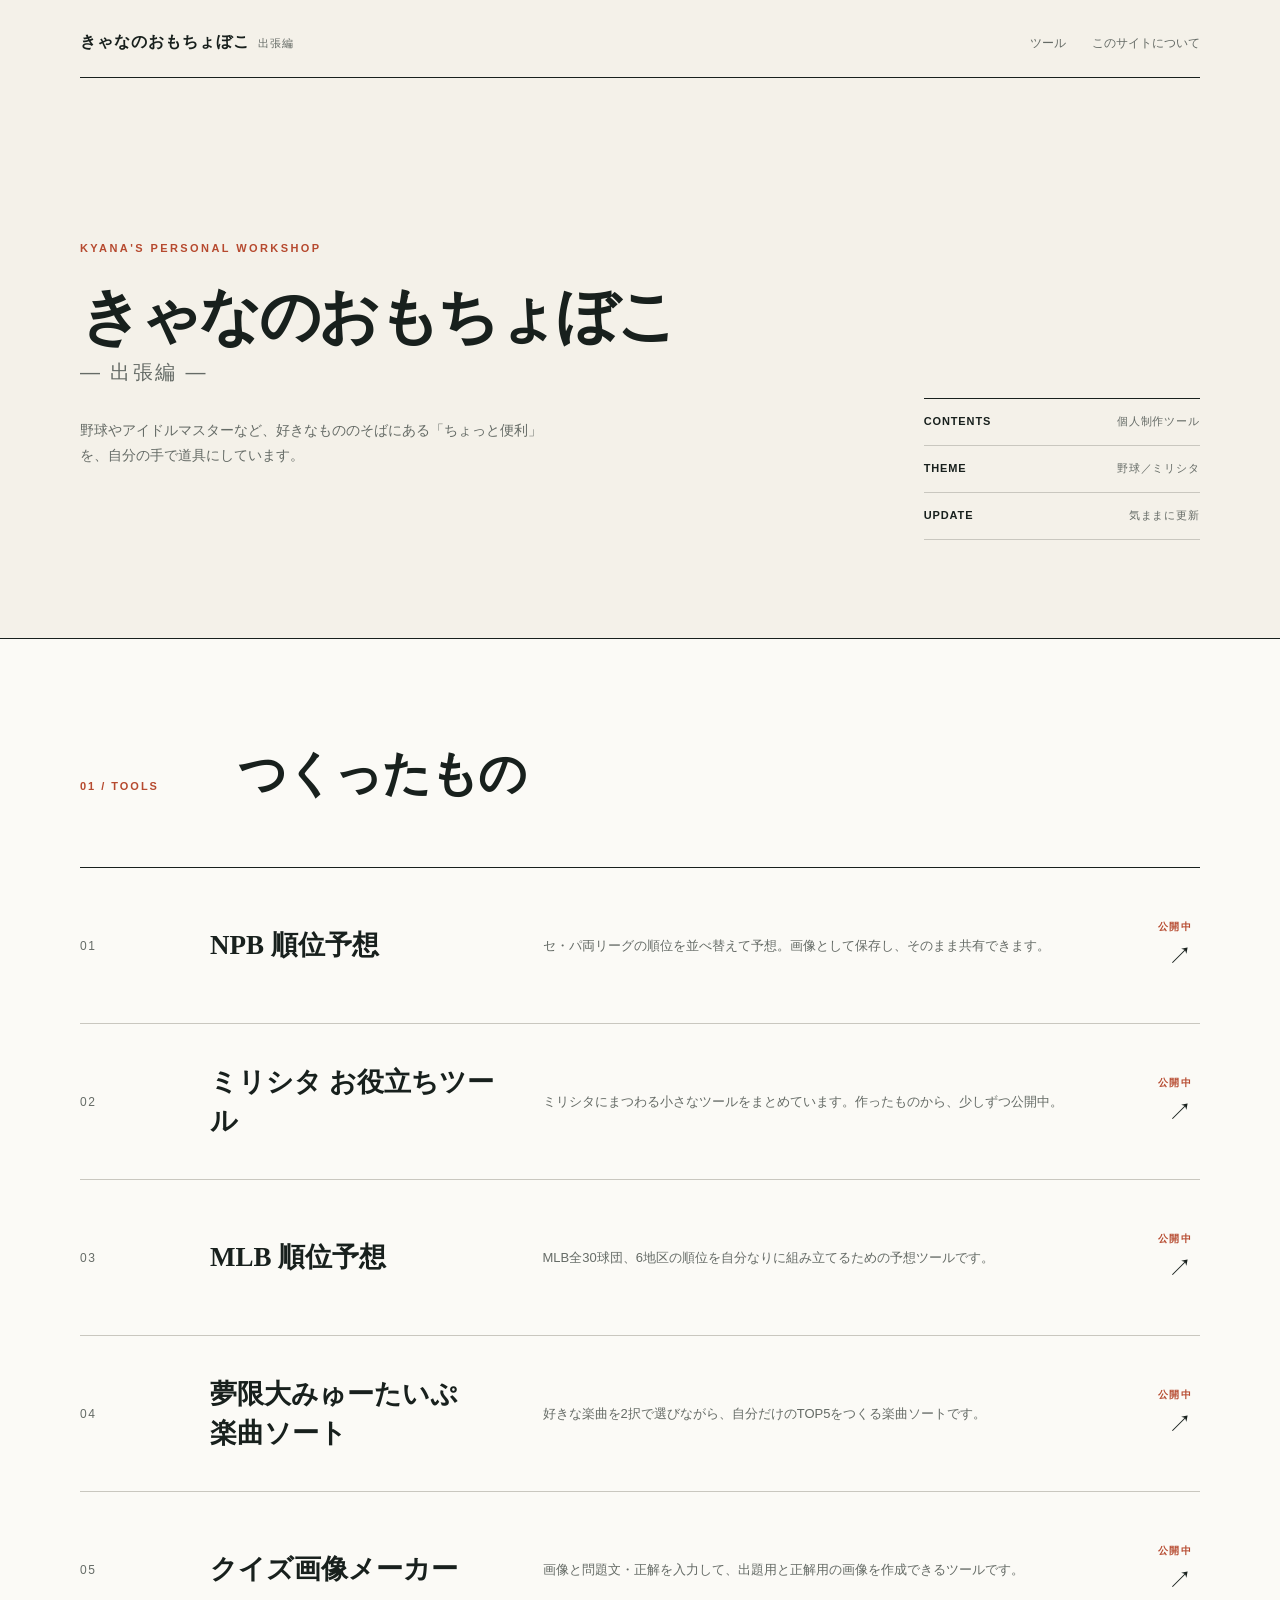
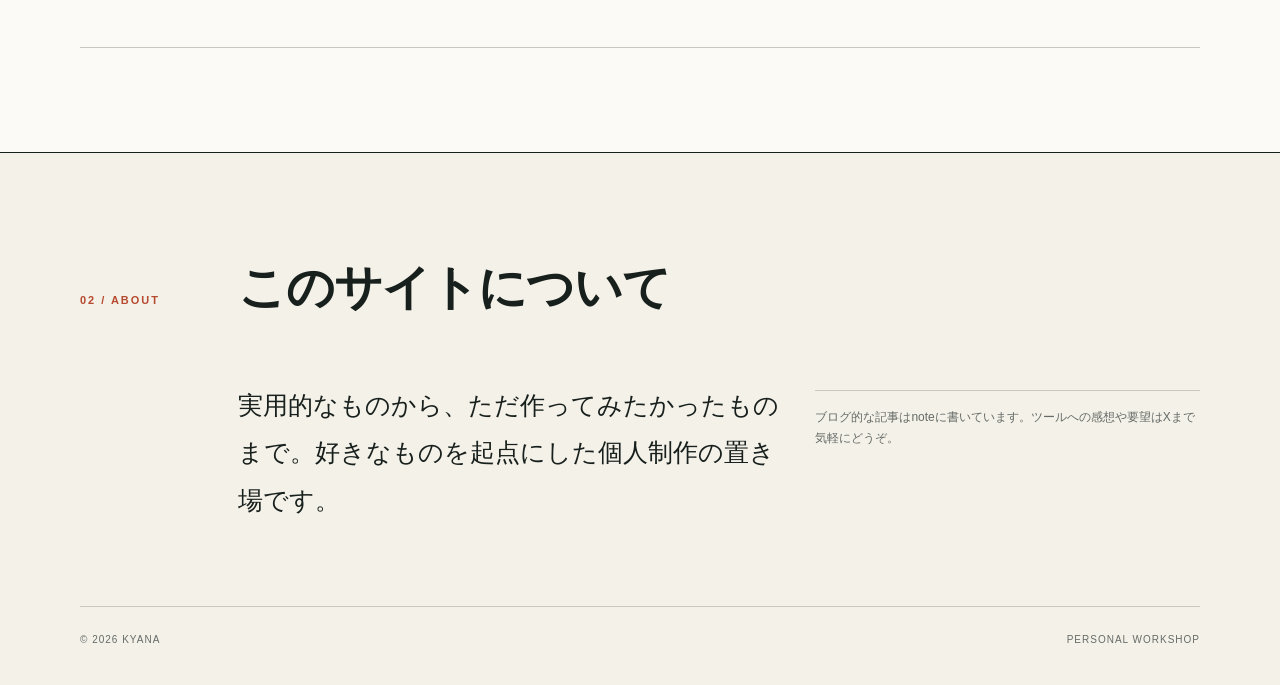
<file: index.html>
<!DOCTYPE html>
<html lang="ja">
<head>
<meta charset="UTF-8">
<meta name="viewport" content="width=device-width, initial-scale=1.0">
<meta name="description" content="野球やアイドルマスターを中心に、個人制作のツールを公開しているサイトです。">
<title>きゃなのおもちょぼこ（出張編）</title>
<style>
  :root {
    --paper: #f4f1e9;
    --paper-light: #fbfaf6;
    --ink: #18201d;
    --sub: #656b66;
    --line: #c9c7bf;
    --accent: #b64a2f;
    --accent-dark: #843421;
    --serif: "Yu Mincho", "YuMincho", "Hiragino Mincho ProN", serif;
    --sans: "Yu Gothic", "YuGothic", "Hiragino Kaku Gothic ProN", Meiryo, sans-serif;
  }

  *, *::before, *::after { box-sizing: border-box; }
  html { scroll-behavior: smooth; }
  body {
    margin: 0;
    color: var(--ink);
    background: var(--paper);
    font-family: var(--sans);
    line-height: 1.8;
    overflow-x: hidden;
    -webkit-font-smoothing: antialiased;
  }
  a { color: inherit; }
  a:focus-visible { outline: 2px solid var(--accent); outline-offset: 5px; }

  .site-header {
    width: min(1120px, calc(100% - 48px));
    margin: 0 auto;
    padding: 28px 0 20px;
    display: flex;
    align-items: baseline;
    justify-content: space-between;
    border-bottom: 1px solid var(--ink);
  }
  .site-name {
    font-family: var(--serif);
    font-size: 16px;
    font-weight: 700;
    letter-spacing: .06em;
    text-decoration: none;
  }
  .site-name small { margin-left: .35em; color: var(--sub); font: 11px var(--sans); }
  .site-nav { display: flex; gap: 26px; }
  .site-nav a {
    color: var(--sub);
    font-size: 12px;
    text-decoration: none;
  }
  .site-nav a:hover { color: var(--accent); }

  main { overflow: hidden; }
  .hero {
    width: min(1120px, calc(100% - 48px));
    min-height: 560px;
    margin: 0 auto;
    display: grid;
    grid-template-columns: minmax(0, 1.45fr) minmax(260px, .55fr);
    gap: 9vw;
    align-items: center;
    padding: 78px 0 86px;
  }
  .hero-kicker {
    margin: 0 0 22px;
    color: var(--accent);
    font-size: 11px;
    font-weight: 700;
    letter-spacing: .22em;
    text-transform: uppercase;
  }
  .hero > * { min-width: 0; }
  .hero h1 {
    margin: 0;
    font-family: var(--serif);
    font-size: clamp(40px, 4.8vw, 66px);
    font-weight: 600;
    letter-spacing: -.04em;
    line-height: 1.14;
  }
  .hero h1 span {
    display: block;
    margin-top: 10px;
    color: var(--sub);
    font-family: var(--sans);
    font-size: clamp(14px, 1.8vw, 20px);
    font-weight: 500;
    letter-spacing: .12em;
  }
  .hero-copy {
    max-width: 480px;
    margin: 34px 0 0;
    color: var(--sub);
    font-size: 14px;
    overflow-wrap: anywhere;
  }
  .hero-guide {
    align-self: end;
    margin-bottom: 12px;
    border-top: 1px solid var(--ink);
  }
  .hero-guide p {
    margin: 0;
    padding: 13px 0;
    display: flex;
    justify-content: space-between;
    gap: 16px;
    border-bottom: 1px solid var(--line);
    color: var(--sub);
    font-size: 11px;
    letter-spacing: .08em;
  }
  .hero-guide p span { text-align: right; }
  .hero-guide strong { color: var(--ink); font-weight: 600; }

  .projects {
    background: var(--paper-light);
    border-top: 1px solid var(--ink);
    border-bottom: 1px solid var(--ink);
  }
  .section-inner {
    width: min(1120px, calc(100% - 48px));
    margin: 0 auto;
    padding: 92px 0 104px;
  }
  .section-head {
    display: grid;
    grid-template-columns: 130px 1fr;
    gap: 28px;
    align-items: baseline;
    margin-bottom: 50px;
  }
  .section-index {
    margin: 0;
    color: var(--accent);
    font-size: 11px;
    font-weight: 700;
    letter-spacing: .18em;
  }
  .section-title {
    margin: 0;
    font-family: var(--serif);
    font-size: clamp(30px, 4vw, 48px);
    font-weight: 600;
    letter-spacing: -.02em;
  }

  .project-list { border-top: 1px solid var(--ink); }
  .project {
    position: relative;
    display: grid;
    grid-template-columns: 100px minmax(190px, .8fr) minmax(260px, 1.4fr) 90px;
    gap: 30px;
    align-items: center;
    min-height: 156px;
    padding: 25px 8px 25px 0;
    border-bottom: 1px solid var(--line);
    text-decoration: none;
    transition: color .2s ease, padding .2s ease;
  }
  .project::before {
    content: "";
    position: absolute;
    inset: 0;
    z-index: 0;
    background: var(--paper);
    transform: scaleY(0);
    transform-origin: bottom;
    transition: transform .22s ease;
  }
  .project:hover { color: var(--accent-dark); padding-left: 12px; }
  .project:hover::before { transform: scaleY(1); }
  .project > * { position: relative; z-index: 1; min-width: 0; }
  .project-no { color: var(--sub); font: 12px/1 var(--sans); letter-spacing: .14em; }
  .project-name {
    font-family: var(--serif);
    font-size: clamp(19px, 2.4vw, 27px);
    font-weight: 600;
    line-height: 1.45;
  }
  .project-desc { margin: 0; color: var(--sub); font-size: 13px; }
  .project-meta { text-align: right; }
  .project-status {
    display: block;
    margin-bottom: 8px;
    color: var(--accent);
    font-size: 10px;
    font-weight: 700;
    letter-spacing: .14em;
  }
  .project-arrow { font: 24px/1 var(--serif); }

  .about .section-inner { padding-bottom: 82px; }
  .about-body {
    display: grid;
    grid-template-columns: 130px minmax(0, 1fr) minmax(260px, .7fr);
    gap: 28px;
    align-items: start;
  }
  .about-copy {
    margin: 0;
    max-width: 620px;
    font-family: var(--serif);
    font-size: clamp(18px, 2.2vw, 25px);
    line-height: 1.9;
  }
  .about-note {
    margin: 8px 0 0;
    padding-top: 16px;
    border-top: 1px solid var(--line);
    color: var(--sub);
    font-size: 12px;
  }

  footer {
    width: min(1120px, calc(100% - 48px));
    margin: 0 auto;
    padding: 24px 0 36px;
    display: flex;
    justify-content: space-between;
    gap: 20px;
    border-top: 1px solid var(--line);
    color: var(--sub);
    font-size: 10px;
    letter-spacing: .1em;
  }

  @media (max-width: 780px) {
    .site-header { width: calc(100% - 32px); padding-top: 20px; }
    .site-name { font-size: 13px; }
    .site-name small { display: none; }
    .site-nav { gap: 12px; }
    .site-nav a { font-size: 10px; }
    .hero {
      width: calc(100% - 32px);
      min-height: 0;
      grid-template-columns: 1fr;
      gap: 52px;
      padding: 68px 0 60px;
    }
    .hero-copy, .project-desc, .about-note { line-break: anywhere; word-break: break-all; }
    .hero-guide { width: 100%; max-width: 100%; margin: 0; }
    .hero-guide p { display: grid; grid-template-columns: 1fr 1fr; }
    .hero h1 { font-size: clamp(30px, 8.2vw, 32px); letter-spacing: -.06em; }
    .section-inner { width: calc(100% - 32px); padding: 66px 0 72px; }
    .section-head { grid-template-columns: 1fr; gap: 8px; margin-bottom: 34px; }
    .project {
      grid-template-columns: 54px 1fr 34px;
      gap: 12px;
      min-height: 0;
      padding: 25px 0;
    }
    .project-desc { grid-column: 2 / 4; grid-row: 2; padding-right: 12px; }
    .project-meta { grid-column: 3; grid-row: 1; }
    .project-status { display: none; }
    .about-body { grid-template-columns: 1fr; gap: 18px; }
    footer { width: calc(100% - 32px); }
  }

  @media (prefers-reduced-motion: reduce) {
    html { scroll-behavior: auto; }
    *, *::before, *::after { transition: none !important; }
  }
</style>
</head>
<body>

<header class="site-header">
  <a class="site-name" href="#top">きゃなのおもちょぼこ <small>出張編</small></a>
  <nav class="site-nav" aria-label="ページ内ナビゲーション">
    <a href="#tools">ツール</a>
    <a href="#about">このサイトについて</a>
  </nav>
</header>

<main id="top">
  <section class="hero" aria-labelledby="page-title">
    <div>
      <p class="hero-kicker">Kyana's personal workshop</p>
      <h1 id="page-title">きゃなのおもちょぼこ<span>— 出張編 —</span></h1>
      <p class="hero-copy">野球やアイドルマスターなど、好きなもののそばにある「ちょっと便利」を、自分の手で道具にしています。</p>
    </div>
    <aside class="hero-guide" aria-label="サイト案内">
      <p><strong>CONTENTS</strong><span>個人制作ツール</span></p>
      <p><strong>THEME</strong><span>野球／ミリシタ</span></p>
      <p><strong>UPDATE</strong><span>気ままに更新</span></p>
    </aside>
  </section>

  <section class="projects" id="tools" aria-labelledby="tools-title">
    <div class="section-inner">
      <header class="section-head">
        <p class="section-index">01 / TOOLS</p>
        <h2 class="section-title" id="tools-title">つくったもの</h2>
      </header>

      <div class="project-list">
        <a class="project" href="./npb/">
          <span class="project-no">01</span>
          <strong class="project-name">NPB 順位予想</strong>
          <p class="project-desc">セ・パ両リーグの順位を並べ替えて予想。画像として保存し、そのまま共有できます。</p>
          <span class="project-meta"><span class="project-status">公開中</span><span class="project-arrow" aria-hidden="true">↗</span></span>
        </a>

        <a class="project" href="./mltdtools/">
          <span class="project-no">02</span>
          <strong class="project-name">ミリシタ お役立ちツール</strong>
          <p class="project-desc">ミリシタにまつわる小さなツールをまとめています。作ったものから、少しずつ公開中。</p>
          <span class="project-meta"><span class="project-status">公開中</span><span class="project-arrow" aria-hidden="true">↗</span></span>
        </a>

        <a class="project" href="./mlb/">
          <span class="project-no">03</span>
          <strong class="project-name">MLB 順位予想</strong>
          <p class="project-desc">MLB全30球団、6地区の順位を自分なりに組み立てるための予想ツールです。</p>
          <span class="project-meta"><span class="project-status">公開中</span><span class="project-arrow" aria-hidden="true">↗</span></span>
        </a>

        <a class="project" href="./mugendai-sort/">
          <span class="project-no">04</span>
          <strong class="project-name">夢限大みゅーたいぷ<br>楽曲ソート</strong>
          <p class="project-desc">好きな楽曲を2択で選びながら、自分だけのTOP5をつくる楽曲ソートです。</p>
          <span class="project-meta"><span class="project-status">公開中</span><span class="project-arrow" aria-hidden="true">↗</span></span>
        </a>

        <a class="project" href="./quiz-image-maker/">
          <span class="project-no">05</span>
          <strong class="project-name">クイズ画像メーカー</strong>
          <p class="project-desc">画像と問題文・正解を入力して、出題用と正解用の画像を作成できるツールです。</p>
          <span class="project-meta"><span class="project-status">公開中</span><span class="project-arrow" aria-hidden="true">↗</span></span>
        </a>
      </div>
    </div>
  </section>

  <section class="about" id="about" aria-labelledby="about-title">
    <div class="section-inner">
      <header class="section-head">
        <p class="section-index">02 / ABOUT</p>
        <h2 class="section-title" id="about-title">このサイトについて</h2>
      </header>
      <div class="about-body">
        <span aria-hidden="true"></span>
        <p class="about-copy">実用的なものから、ただ作ってみたかったものまで。好きなものを起点にした個人制作の置き場です。</p>
        <p class="about-note">ブログ的な記事はnoteに書いています。ツールへの感想や要望はXまで気軽にどうぞ。</p>
      </div>
    </div>
  </section>
</main>

<footer>
  <span>&copy; 2026 KYANA</span>
  <span>PERSONAL WORKSHOP</span>
</footer>

</body>
</html>
</file>
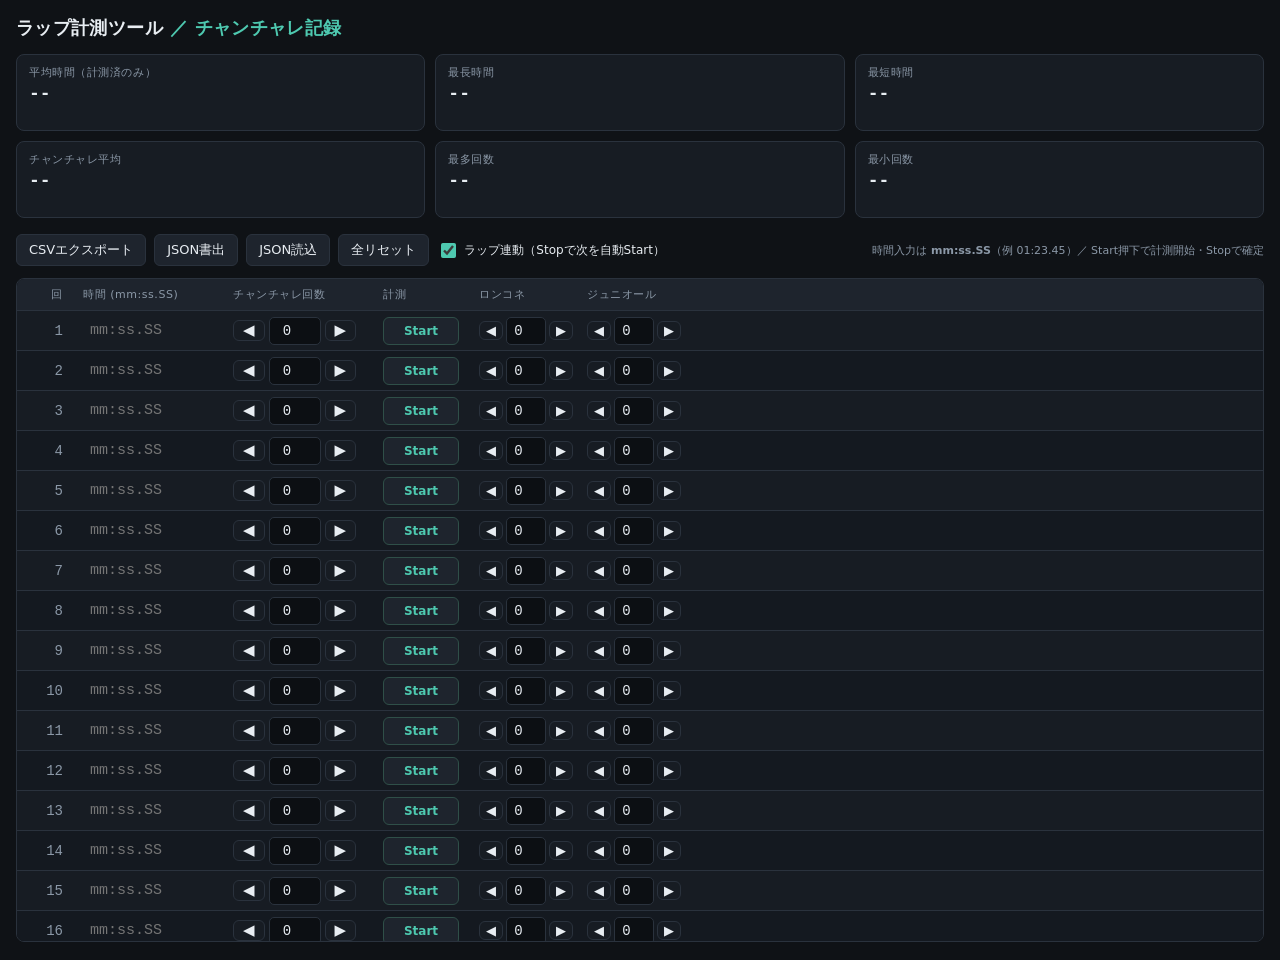
<file: lap_calc/index.html>
<!DOCTYPE html>
<html lang="ja">
<head>
<meta charset="UTF-8">
<meta name="viewport" content="width=device-width, initial-scale=1.0">
<title>ラップ計測ツール</title>
<style>
  :root{
    --bg:#0f1216;
    --panel:#171c23;
    --panel2:#1e242d;
    --line:#2a323d;
    --ink:#e8edf2;
    --sub:#8b98a7;
    --accent:#4ec9b0;
    --accent2:#e0af68;
    --run:#e05252;
    --run-bg:#2a1a1a;
    --font:'Segoe UI',system-ui,-apple-system,'Hiragino Kaku Gothic ProN','Meiryo',sans-serif;
    --mono:'SFMono-Regular',Consolas,'Roboto Mono',monospace;
  }
  *{box-sizing:border-box;}
  body{
    margin:0;background:var(--bg);color:var(--ink);
    font-family:var(--font);font-size:14px;
    padding:16px;
  }
  h1{font-size:18px;margin:0 0 14px;font-weight:600;letter-spacing:.02em;}
  h1 span{color:var(--accent);}

  /* stats */
  .stats{
    display:grid;grid-template-columns:repeat(3,1fr);gap:10px;
    margin-bottom:16px;
  }
  .stat{
    background:var(--panel);border:1px solid var(--line);border-radius:8px;
    padding:10px 12px;
  }
  .stat .label{font-size:11px;color:var(--sub);margin-bottom:4px;letter-spacing:.05em;}
  .stat .val{font-family:var(--mono);font-size:18px;font-weight:600;}
  .stat .note{font-size:11px;color:var(--accent2);margin-top:2px;min-height:14px;}

  .toolbar{
    display:flex;gap:8px;align-items:center;margin-bottom:12px;flex-wrap:wrap;
  }
  button{
    font-family:var(--font);cursor:pointer;border-radius:6px;border:1px solid var(--line);
    background:var(--panel2);color:var(--ink);padding:6px 12px;font-size:13px;
  }
  button:hover{border-color:var(--accent);}
  .toolbar button.danger:hover{border-color:var(--run);}
  .hint{font-size:11px;color:var(--sub);margin-left:auto;}

  /* table */
  .wrap{border:1px solid var(--line);border-radius:8px;overflow:hidden;}
  .thead,.row{
    display:grid;
    grid-template-columns:56px 150px 150px 96px 108px 108px 1fr;
    align-items:center;
  }
  .thead{
    background:var(--panel2);border-bottom:1px solid var(--line);
    font-size:11px;color:var(--sub);letter-spacing:.05em;position:sticky;top:0;z-index:2;
  }
  .thead>div{padding:8px 10px;}
  .scroll{max-height:70vh;overflow:auto;}
  .row{border-bottom:1px solid var(--line);}
  .row:nth-child(odd){background:var(--panel);}
  .row:nth-child(even){background:#141920;}
  .row.running{background:var(--run-bg);}
  .row>div{padding:5px 10px;}
  .idx{font-family:var(--mono);color:var(--sub);text-align:right;padding-right:14px;}

  .time-in{
    width:100%;font-family:var(--mono);font-size:15px;
    background:transparent;border:1px solid transparent;border-radius:5px;
    color:var(--ink);padding:5px 6px;
  }
  .time-in:hover{border-color:var(--line);}
  .time-in:focus{outline:none;border-color:var(--accent);background:#0c0f13;}
  .row.running .time-in{color:var(--run);font-weight:600;}

  .cnt{display:flex;align-items:center;gap:4px;}
  .cnt button{padding:2px 9px;font-size:15px;line-height:1;background:var(--panel);}
  .cnt input{
    width:52px;text-align:center;font-family:var(--mono);font-size:14px;
    background:#0c0f13;border:1px solid var(--line);border-radius:5px;color:var(--ink);padding:5px 2px;
  }
  .cnt input:focus{outline:none;border-color:var(--accent);}
  .cnt.sm{gap:3px;}
  .cnt.sm button{padding:2px 6px;font-size:13px;}
  .cnt.sm input{width:40px;}

  .act button{width:100%;padding:6px 4px;font-size:12px;font-weight:600;}
  .act button.go{color:var(--accent);border-color:#2f4f48;}
  .act button.stop{color:#fff;background:var(--run);border-color:var(--run);}

  @media(max-width:640px){
    .stats{grid-template-columns:1fr 1fr;}
    .thead,.row{grid-template-columns:40px 108px 116px 72px 92px 92px 1fr;}
  }
</style>
</head>
<body>
  <h1>ラップ計測ツール <span>／ チャンチャレ記録</span></h1>

  <div class="stats" id="stats">
    <div class="stat"><div class="label">平均時間（計測済のみ）</div><div class="val" id="s-avg">--</div><div class="note"></div></div>
    <div class="stat"><div class="label">最長時間</div><div class="val" id="s-max">--</div><div class="note" id="s-max-n"></div></div>
    <div class="stat"><div class="label">最短時間</div><div class="val" id="s-min">--</div><div class="note" id="s-min-n"></div></div>
    <div class="stat"><div class="label">チャンチャレ平均</div><div class="val" id="c-avg">--</div><div class="note"></div></div>
    <div class="stat"><div class="label">最多回数</div><div class="val" id="c-max">--</div><div class="note" id="c-max-n"></div></div>
    <div class="stat"><div class="label">最小回数</div><div class="val" id="c-min">--</div><div class="note" id="c-min-n"></div></div>
  </div>

  <div class="toolbar">
    <button id="export">CSVエクスポート</button>
    <button id="json-export">JSON書出</button>
    <button id="json-import">JSON読込</button>
    <input type="file" id="json-file" accept=".json,application/json" style="display:none">
    <button id="reset" class="danger">全リセット</button>
    <label style="display:flex;align-items:center;gap:5px;font-size:12px;cursor:pointer;">
      <input type="checkbox" id="lap-mode" checked style="width:15px;height:15px;accent-color:var(--accent);">
      ラップ連動（Stopで次を自動Start）
    </label>
    <span class="hint">時間入力は <b>mm:ss.SS</b>（例 01:23.45）／ Start押下で計測開始・Stopで確定</span>
  </div>

  <div class="wrap">
    <div class="thead">
      <div class="idx">回</div>
      <div>時間 (mm:ss.SS)</div>
      <div>チャンチャレ回数</div>
      <div>計測</div>
      <div>ロンコネ</div>
      <div>ジュニオール</div>
      <div></div>
    </div>
    <div class="scroll" id="rows"></div>
  </div>

<script>
const ROWS = 100;
const rows = document.getElementById('rows');

// state[i] = { ms:number|null, count:number, running:bool, startAt:number|null }
const state = Array.from({length:ROWS}, () => ({ms:null, count:0, running:false, startAt:null, ron:0, jun:0}));
let ticking = null;
let lapMode = true;

function fmt(ms){
  if(ms==null) return '';
  const m = Math.floor(ms/60000);
  const s = Math.floor((ms%60000)/1000);
  const cs = Math.floor((ms%1000)/10);
  return String(m).padStart(2,'0')+':'+String(s).padStart(2,'0')+'.'+String(cs).padStart(2,'0');
}
// parse "mm:ss.SS" or "ss.SS" or "sssss" -> ms | null
function parse(str){
  str = str.trim();
  if(str==='') return null;
  let m=0,s=0,cs=0;
  const colon = str.split(':');
  if(colon.length===2){
    m = parseInt(colon[0]||'0',10)||0;
    const rest = colon[1].split('.');
    s = parseInt(rest[0]||'0',10)||0;
    cs = rest[1]!==undefined ? parseInt((rest[1]+'00').slice(0,2),10)||0 : 0;
  } else {
    const rest = str.split('.');
    s = parseInt(rest[0]||'0',10)||0;
    cs = rest[1]!==undefined ? parseInt((rest[1]+'00').slice(0,2),10)||0 : 0;
  }
  return m*60000 + s*1000 + cs*10;
}

// build rows
const frag = document.createDocumentFragment();
for(let i=0;i<ROWS;i++){
  const row = document.createElement('div');
  row.className='row'; row.dataset.i=i;
  row.innerHTML = `
    <div class="idx">${i+1}</div>
    <div><input class="time-in" data-t="${i}" placeholder="mm:ss.SS" inputmode="decimal"></div>
    <div class="cnt">
      <button data-dec="${i}">◀</button>
      <input data-c="${i}" type="number" min="0" value="0">
      <button data-inc="${i}">▶</button>
    </div>
    <div class="act"><button class="go" data-btn="${i}">Start</button></div>
    <div class="cnt sm">
      <button data-rondec="${i}">◀</button>
      <input data-ron="${i}" type="number" min="0" value="0">
      <button data-roninc="${i}">▶</button>
    </div>
    <div class="cnt sm">
      <button data-jundec="${i}">◀</button>
      <input data-jun="${i}" type="number" min="0" value="0">
      <button data-juninc="${i}">▶</button>
    </div>
    <div></div>`;
  frag.appendChild(row);
}
rows.appendChild(frag);

// events (delegation)
rows.addEventListener('click', e=>{
  const t=e.target;
  if(t.dataset.inc!==undefined){ const i=+t.dataset.inc; state[i].count++; syncCount(i); recalc(); }
  else if(t.dataset.dec!==undefined){ const i=+t.dataset.dec; state[i].count=Math.max(0,state[i].count-1); syncCount(i); recalc(); }
  else if(t.dataset.roninc!==undefined){ const i=+t.dataset.roninc; state[i].ron++; syncRon(i); }
  else if(t.dataset.rondec!==undefined){ const i=+t.dataset.rondec; state[i].ron=Math.max(0,state[i].ron-1); syncRon(i); }
  else if(t.dataset.juninc!==undefined){ const i=+t.dataset.juninc; state[i].jun++; syncJun(i); }
  else if(t.dataset.jundec!==undefined){ const i=+t.dataset.jundec; state[i].jun=Math.max(0,state[i].jun-1); syncJun(i); }
  else if(t.dataset.btn!==undefined){ toggle(+t.dataset.btn); }
});
rows.addEventListener('input', e=>{
  const t=e.target;
  if(t.dataset.c!==undefined){ const i=+t.dataset.c; state[i].count=Math.max(0,parseInt(t.value||'0',10)||0); recalc(); }
  else if(t.dataset.ron!==undefined){ const i=+t.dataset.ron; state[i].ron=Math.max(0,parseInt(t.value||'0',10)||0); }
  else if(t.dataset.jun!==undefined){ const i=+t.dataset.jun; state[i].jun=Math.max(0,parseInt(t.value||'0',10)||0); }
});
rows.addEventListener('change', e=>{
  const t=e.target;
  if(t.dataset.t!==undefined){
    const i=+t.dataset.t;
    if(state[i].running) return; // ignore edits while running
    state[i].ms = parse(t.value);
    t.value = fmt(state[i].ms);
    recalc();
  }
});

function syncCount(i){
  rows.querySelector(`[data-c="${i}"]`).value = state[i].count;
}
function syncRon(i){ rows.querySelector(`[data-ron="${i}"]`).value = state[i].ron; }
function syncJun(i){ rows.querySelector(`[data-jun="${i}"]`).value = state[i].jun; }

function startRow(i){
  const st=state[i];
  if(st.running) return;
  const row=rows.querySelector(`.row[data-i="${i}"]`);
  const btn=rows.querySelector(`[data-btn="${i}"]`);
  const inp=rows.querySelector(`[data-t="${i}"]`);
  st.running=true; st.startAt=performance.now();
  row.classList.add('running');
  btn.textContent='Stop'; btn.classList.remove('go'); btn.classList.add('stop');
  inp.readOnly=true;
  ensureTick();
}

function stopRow(i){
  const st=state[i];
  if(!st.running) return;
  const row=rows.querySelector(`.row[data-i="${i}"]`);
  const btn=rows.querySelector(`[data-btn="${i}"]`);
  const inp=rows.querySelector(`[data-t="${i}"]`);
  st.ms=performance.now()-st.startAt;
  st.running=false; st.startAt=null;
  row.classList.remove('running');
  btn.textContent='Start'; btn.classList.remove('stop'); btn.classList.add('go');
  inp.readOnly=false; inp.value=fmt(st.ms);
  recalc();
}

function toggle(i){
  const st=state[i];
  if(!st.running){
    startRow(i);
  } else {
    stopRow(i);
    // lap mode: stopping row i immediately starts the next row
    if(lapMode && i+1<ROWS && !state[i+1].running && state[i+1].ms==null){
      startRow(i+1);
      const nextRow=rows.querySelector(`.row[data-i="${i+1}"]`);
      if(nextRow) nextRow.scrollIntoView({block:'nearest'});
    }
    maybeStopTick();
  }
}

function ensureTick(){
  if(ticking) return;
  ticking=setInterval(()=>{
    const now=performance.now();
    for(let i=0;i<ROWS;i++){
      if(state[i].running){
        rows.querySelector(`[data-t="${i}"]`).value = fmt(now-state[i].startAt);
      }
    }
  },33);
}
function maybeStopTick(){
  if(state.some(s=>s.running)) return;
  clearInterval(ticking); ticking=null;
}

function recalc(){
  // times: completed (not running) with ms!=null
  const times=[]; // {ms, n}
  for(let i=0;i<ROWS;i++){
    if(!state[i].running && state[i].ms!=null) times.push({ms:state[i].ms, n:i+1});
  }
  const avgEl=document.getElementById('s-avg');
  const maxEl=document.getElementById('s-max'), maxN=document.getElementById('s-max-n');
  const minEl=document.getElementById('s-min'), minN=document.getElementById('s-min-n');
  if(times.length){
    const sum=times.reduce((a,b)=>a+b.ms,0);
    avgEl.textContent=fmt(sum/times.length);
    const mx=times.reduce((a,b)=>b.ms>a.ms?b:a);
    const mn=times.reduce((a,b)=>b.ms<a.ms?b:a);
    maxEl.textContent=fmt(mx.ms); maxN.textContent=`${mx.n}回目`;
    minEl.textContent=fmt(mn.ms); minN.textContent=`${mn.n}回目`;
  } else {
    avgEl.textContent='--'; maxEl.textContent='--'; minEl.textContent='--'; maxN.textContent=''; minN.textContent='';
  }

  // counts: rows that have any data (time set OR count>0) — count all entered rows
  const counts=[];
  for(let i=0;i<ROWS;i++){
    const s=state[i];
    if((!s.running && s.ms!=null) || s.count>0) counts.push({c:s.count, n:i+1});
  }
  const cAvg=document.getElementById('c-avg');
  const cMax=document.getElementById('c-max'), cMaxN=document.getElementById('c-max-n');
  const cMin=document.getElementById('c-min'), cMinN=document.getElementById('c-min-n');
  if(counts.length){
    const sum=counts.reduce((a,b)=>a+b.c,0);
    cAvg.textContent=(sum/counts.length).toFixed(2);
    const mx=counts.reduce((a,b)=>b.c>a.c?b:a);
    const mn=counts.reduce((a,b)=>b.c<a.c?b:a);
    cMax.textContent=mx.c; cMaxN.textContent=`${mx.n}回目`;
    cMin.textContent=mn.c; cMinN.textContent=`${mn.n}回目`;
  } else {
    cAvg.textContent='--'; cMax.textContent='--'; cMin.textContent='--'; cMaxN.textContent=''; cMinN.textContent='';
  }
}

document.getElementById('reset').addEventListener('click', ()=>{
  if(!confirm('全ての行をリセットします。よろしいですか？')) return;
  clearInterval(ticking); ticking=null;
  for(let i=0;i<ROWS;i++){
    state[i]={ms:null,count:0,running:false,startAt:null,ron:0,jun:0};
    const row=rows.querySelector(`.row[data-i="${i}"]`);
    row.classList.remove('running');
    row.querySelector(`[data-t="${i}"]`).value=''; row.querySelector(`[data-t="${i}"]`).readOnly=false;
    row.querySelector(`[data-c="${i}"]`).value=0;
    row.querySelector(`[data-ron="${i}"]`).value=0;
    row.querySelector(`[data-jun="${i}"]`).value=0;
    const b=row.querySelector(`[data-btn="${i}"]`); b.textContent='Start'; b.className='go';
  }
  recalc();
});

document.getElementById('export').addEventListener('click', ()=>{
  const rowsCsv=[];
  // rows with any data
  for(let i=0;i<ROWS;i++){
    const s=state[i];
    const hasTime = !s.running && s.ms!=null;
    if(hasTime || s.count>0 || s.ron>0 || s.jun>0){
      rowsCsv.push([i+1, hasTime?fmt(s.ms):'', hasTime?(s.ms/1000).toFixed(2):'', s.count, s.ron, s.jun]);
    }
  }
  // stats block
  const times=[]; for(let i=0;i<ROWS;i++){ if(!state[i].running && state[i].ms!=null) times.push({ms:state[i].ms,n:i+1}); }
  const counts=[]; for(let i=0;i<ROWS;i++){ const s=state[i]; if((!s.running&&s.ms!=null)||s.count>0) counts.push({c:s.count,n:i+1}); }

  const lines=[];
  lines.push('項目,値,補足');
  if(times.length){
    const sum=times.reduce((a,b)=>a+b.ms,0);
    const mx=times.reduce((a,b)=>b.ms>a.ms?b:a), mn=times.reduce((a,b)=>b.ms<a.ms?b:a);
    lines.push(`平均時間,${fmt(sum/times.length)},計測済${times.length}件`);
    lines.push(`最長時間,${fmt(mx.ms)},${mx.n}回目`);
    lines.push(`最短時間,${fmt(mn.ms)},${mn.n}回目`);
  }
  if(counts.length){
    const sum=counts.reduce((a,b)=>a+b.c,0);
    const mx=counts.reduce((a,b)=>b.c>a.c?b:a), mn=counts.reduce((a,b)=>b.c<a.c?b:a);
    lines.push(`チャンチャレ平均,${(sum/counts.length).toFixed(2)},${counts.length}件`);
    lines.push(`最多回数,${mx.c},${mx.n}回目`);
    lines.push(`最小回数,${mn.c},${mn.n}回目`);
  }
  const ronCnt=state.reduce((a,s)=>a+s.ron,0);
  const junCnt=state.reduce((a,s)=>a+s.jun,0);
  lines.push(`ロンコネ合計,${ronCnt},合計回数`);
  lines.push(`ジュニオール合計,${junCnt},合計回数`);
  lines.push('');
  lines.push('回,時間,秒,チャンチャレ回数,ロンコネ,ジュニオール');
  rowsCsv.forEach(r=>lines.push(r.join(',')));

  const csv='\uFEFF'+lines.join('\r\n'); // BOM for Excel(日本語)
  const blob=new Blob([csv],{type:'text/csv;charset=utf-8;'});
  const url=URL.createObjectURL(blob);
  const a=document.createElement('a');
  const ts=new Date();
  const pad=n=>String(n).padStart(2,'0');
  a.href=url;
  a.download=`lap_${ts.getFullYear()}${pad(ts.getMonth()+1)}${pad(ts.getDate())}_${pad(ts.getHours())}${pad(ts.getMinutes())}.csv`;
  a.click();
  URL.revokeObjectURL(url);
});

document.getElementById('lap-mode').addEventListener('change', e=>{ lapMode=e.target.checked; });

// JSON export
document.getElementById('json-export').addEventListener('click', ()=>{
  const data={
    version:1,
    exportedAt:new Date().toISOString(),
    rows:state.map((s,i)=>({n:i+1, ms:(!s.running && s.ms!=null)?s.ms:null, count:s.count, ron:s.ron, jun:s.jun}))
  };
  const blob=new Blob([JSON.stringify(data,null,2)],{type:'application/json'});
  const url=URL.createObjectURL(blob);
  const a=document.createElement('a');
  const ts=new Date(), pad=n=>String(n).padStart(2,'0');
  a.href=url;
  a.download=`lap_${ts.getFullYear()}${pad(ts.getMonth()+1)}${pad(ts.getDate())}_${pad(ts.getHours())}${pad(ts.getMinutes())}.json`;
  a.click(); URL.revokeObjectURL(url);
});

// JSON import
document.getElementById('json-import').addEventListener('click', ()=>{
  document.getElementById('json-file').click();
});
document.getElementById('json-file').addEventListener('change', e=>{
  const file=e.target.files[0];
  if(!file) return;
  const reader=new FileReader();
  reader.onload=()=>{
    try{
      const data=JSON.parse(reader.result);
      if(!data || !Array.isArray(data.rows)) throw new Error('形式が不正です');
      if(!confirm('読み込むと現在の内容は上書きされます。続行しますか？')){ e.target.value=''; return; }
      clearInterval(ticking); ticking=null;
      for(let i=0;i<ROWS;i++){ state[i].running=false; state[i].startAt=null; }
      for(let i=0;i<ROWS;i++){ state[i].ms=null; state[i].count=0; state[i].ron=0; state[i].jun=0; }
      data.rows.forEach(r=>{
        const i=(r.n|0)-1;
        if(i<0||i>=ROWS) return;
        state[i].ms = (typeof r.ms==='number')?r.ms:null;
        state[i].count = Math.max(0, r.count|0);
        state[i].ron = Math.max(0, r.ron|0);
        state[i].jun = Math.max(0, r.jun|0);
      });
      for(let i=0;i<ROWS;i++){
        const row=rows.querySelector(`.row[data-i="${i}"]`);
        row.classList.remove('running');
        const inp=row.querySelector(`[data-t="${i}"]`);
        inp.readOnly=false; inp.value=fmt(state[i].ms);
        row.querySelector(`[data-c="${i}"]`).value=state[i].count;
        row.querySelector(`[data-ron="${i}"]`).value=state[i].ron;
        row.querySelector(`[data-jun="${i}"]`).value=state[i].jun;
        const b=row.querySelector(`[data-btn="${i}"]`); b.textContent='Start'; b.className='go';
      }
      recalc();
    }catch(err){
      alert('読み込みに失敗しました: '+err.message);
    }
    e.target.value='';
  };
  reader.readAsText(file);
});

recalc();
</script>
</body>
</html>
</file>
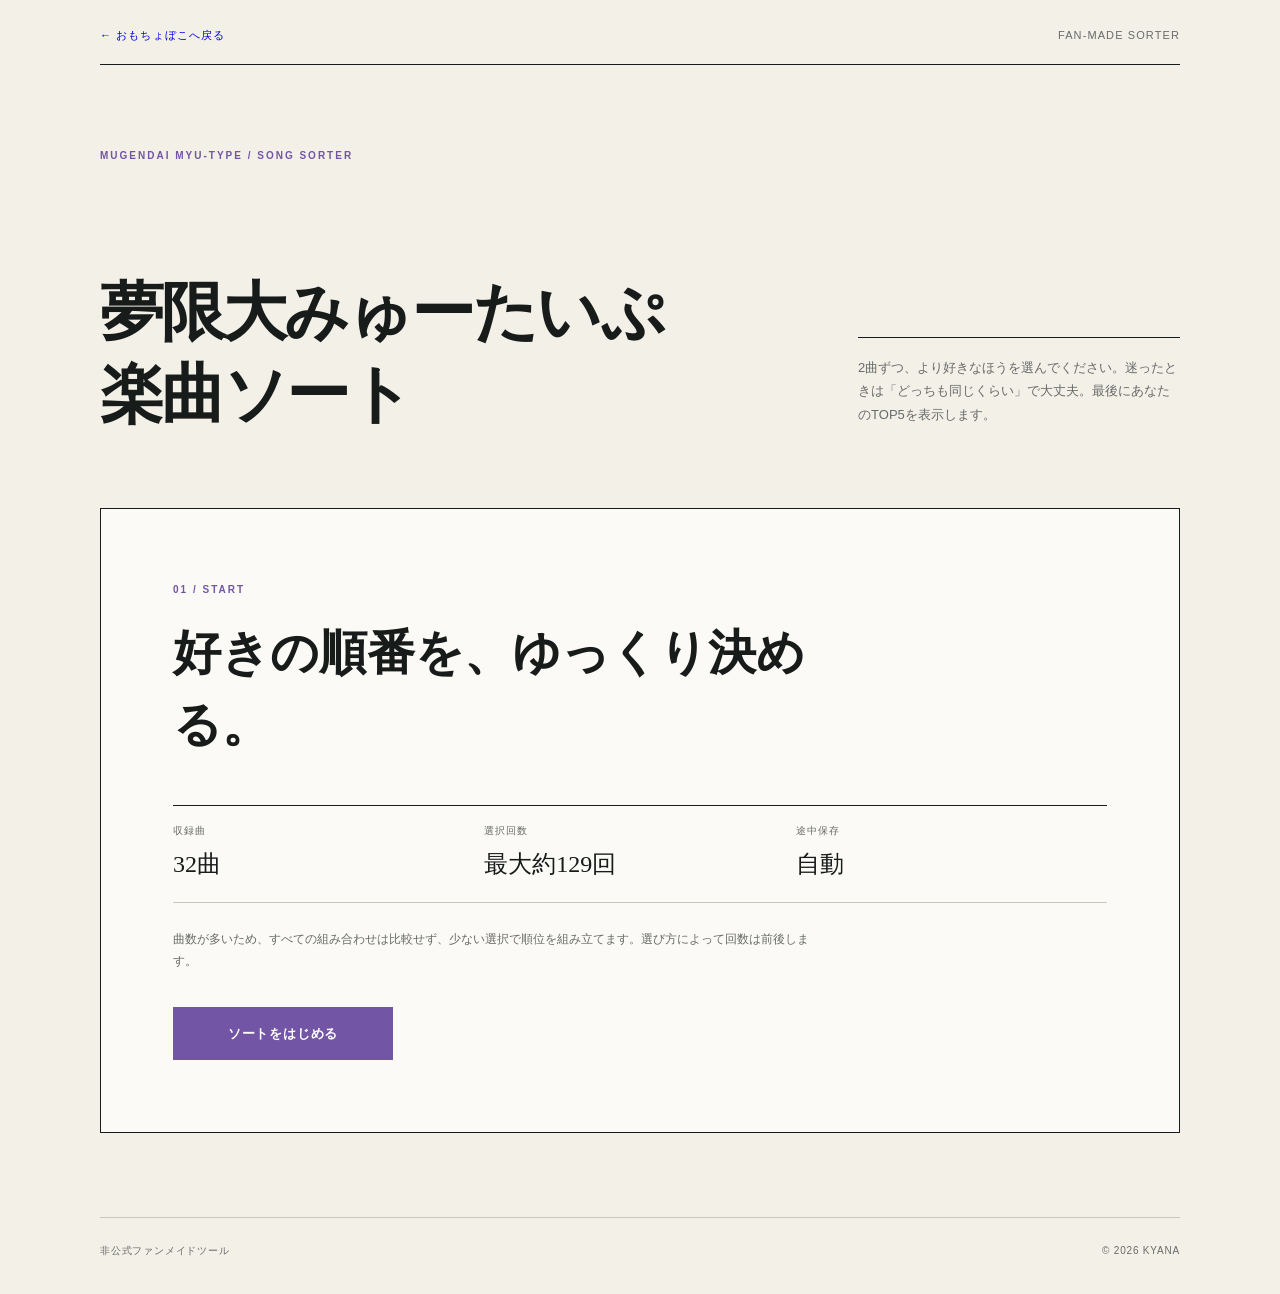
<file: mugendai-sort/index.html>
<!DOCTYPE html>
<html lang="ja">
<head>
  <meta charset="UTF-8">
  <meta name="viewport" content="width=device-width, initial-scale=1.0">
  <meta name="description" content="夢限大みゅーたいぷの楽曲を2択で選び、自分だけのTOP5を作る楽曲ソートです。">
  <title>夢限大みゅーたいぷ楽曲ソート</title>
  <link rel="stylesheet" href="./styles.css">
</head>
<body>
  <header class="site-header">
    <a href="../" class="back-link">← おもちょぼこへ戻る</a>
    <span class="header-note">FAN-MADE SORTER</span>
  </header>

  <main>
    <section class="intro" aria-labelledby="page-title">
      <p class="eyebrow">MUGENDAI MYU-TYPE / SONG SORTER</p>
      <h1 id="page-title">夢限大みゅーたいぷ<br>楽曲ソート</h1>
      <p class="lead">2曲ずつ、より好きなほうを選んでください。迷ったときは「どっちも同じくらい」で大丈夫。最後にあなたのTOP5を表示します。</p>
    </section>

    <section class="sorter" aria-labelledby="sorter-title">
      <div id="start-view" class="start-view">
        <p class="section-no">01 / START</p>
        <h2 id="sorter-title">好きの順番を、ゆっくり決める。</h2>
        <dl class="start-facts">
          <div><dt>収録曲</dt><dd id="song-count">—</dd></div>
          <div><dt>選択回数</dt><dd id="comparison-estimate">—</dd></div>
          <div><dt>途中保存</dt><dd>自動</dd></div>
        </dl>
        <p class="start-note">曲数が多いため、すべての組み合わせは比較せず、少ない選択で順位を組み立てます。選び方によって回数は前後します。</p>
        <button type="button" class="primary-action" id="start-button">ソートをはじめる</button>
        <button type="button" class="text-action hidden" id="resume-button">前回の続きから</button>
      </div>

      <div id="sort-view" class="sort-view hidden" aria-live="polite">
        <div class="progress-head">
          <div>
            <p class="section-no">02 / CHOOSE</p>
            <p class="progress-copy"><strong id="progress-percent">0%</strong> 完了</p>
          </div>
          <p class="remaining-copy"><span id="decision-count">0</span>回選択済み<br><span id="remaining-count">最大あと — 回</span></p>
        </div>
        <div class="progress-track" aria-hidden="true"><span id="progress-bar"></span></div>
        <p class="placed-copy" id="placed-copy">順位を組み立てています</p>

        <div class="choice-grid">
          <button type="button" class="song-choice" id="left-choice">
            <span class="choice-label">A</span>
            <strong id="left-title"></strong>
            <span class="choose-text">こちらが好き</span>
          </button>
          <div class="versus" aria-hidden="true">or</div>
          <button type="button" class="song-choice" id="right-choice">
            <span class="choice-label">B</span>
            <strong id="right-title"></strong>
            <span class="choose-text">こちらが好き</span>
          </button>
        </div>

        <button type="button" class="tie-action" id="tie-choice">どっちも同じくらい</button>
        <div class="sort-actions">
          <button type="button" class="text-action" id="undo-button" disabled>一つ前に戻る</button>
          <button type="button" class="text-action" id="restart-button">最初からやり直す</button>
        </div>
      </div>

      <div id="result-view" class="result-view hidden">
        <p class="section-no">03 / RESULT</p>
        <p class="result-kicker">YOUR FAVORITE SONGS</p>
        <h2>あなたのTOP5</h2>
        <ol id="top-five" class="top-five"></ol>
        <details class="full-ranking">
          <summary>全順位を見る</summary>
          <ol id="all-ranking"></ol>
        </details>
        <button type="button" class="primary-action" id="result-restart-button">もう一度ソートする</button>
      </div>
    </section>
  </main>

  <footer>
    <span>非公式ファンメイドツール</span>
    <span>&copy; 2026 KYANA</span>
  </footer>

  <script src="./songs.js"></script>
  <script src="./app.js"></script>
</body>
</html>
</file>
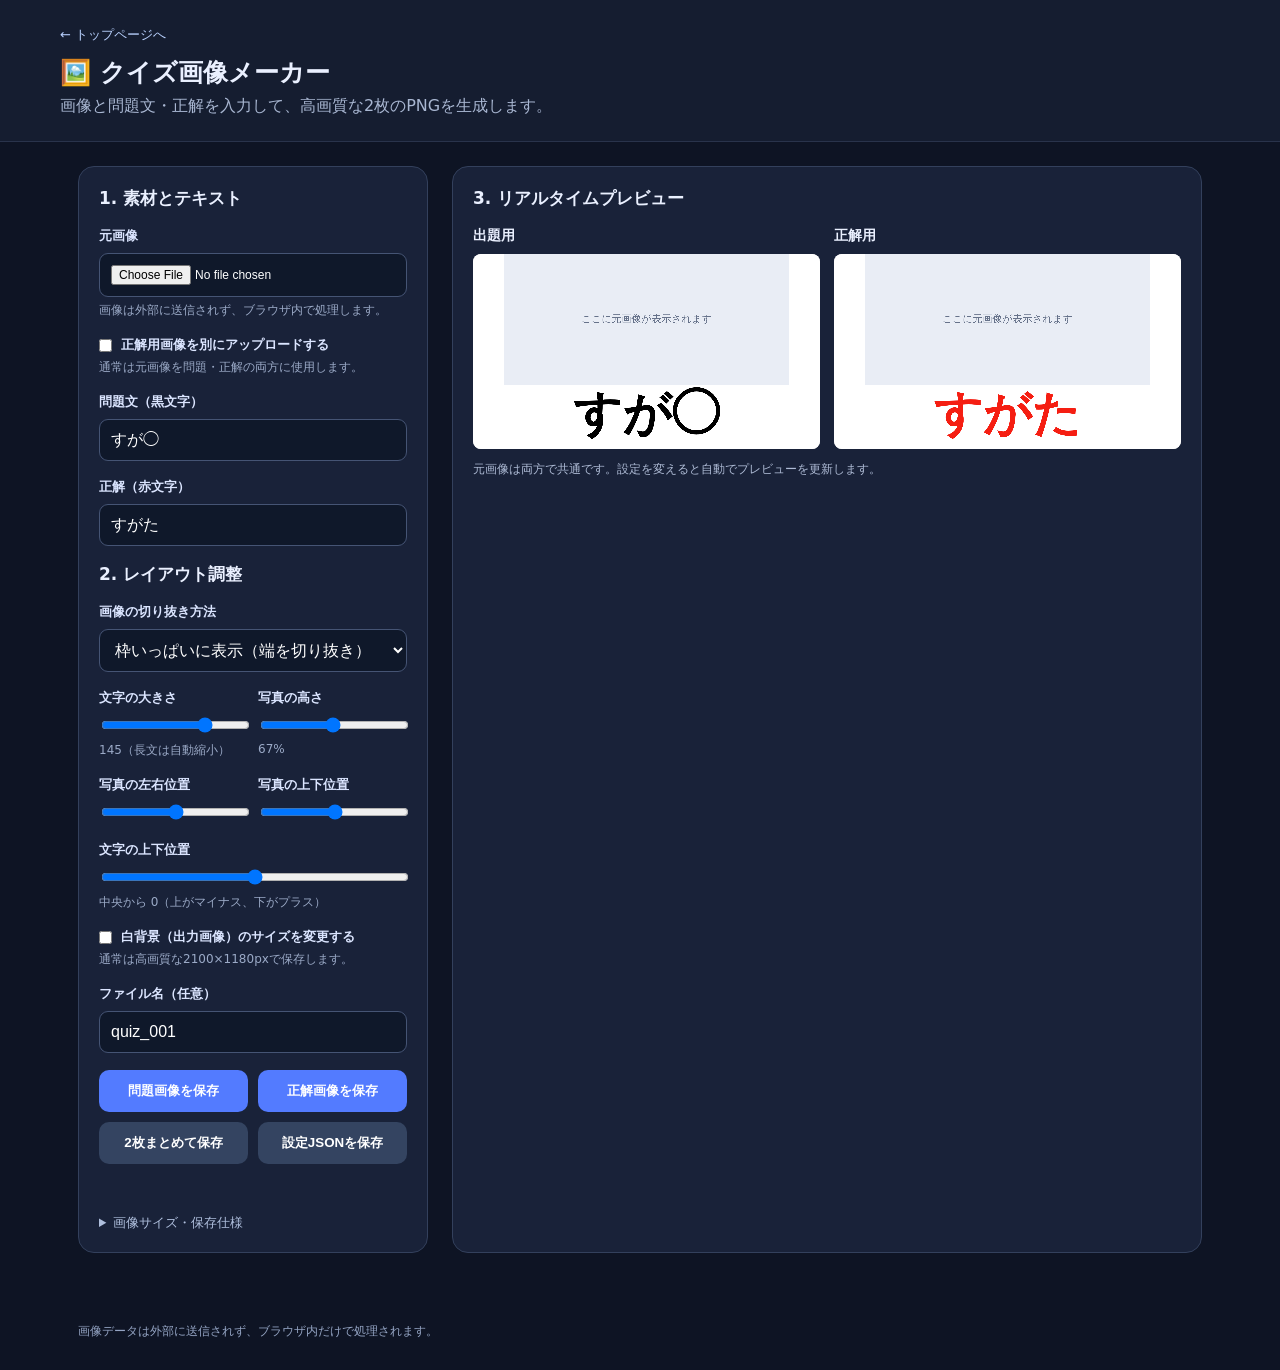
<file: quiz-image-maker/index.html>
<!doctype html>
<html lang="ja">
<head>
<meta charset="utf-8">
<meta name="viewport" content="width=device-width, initial-scale=1">
<meta name="description" content="画像とテキストから、出題用・正解用のクイズ画像をブラウザ内で作成できるツールです。">
<title>クイズ画像メーカー</title>
<style>
:root{font-family:system-ui,-apple-system,"Yu Gothic",Meiryo,sans-serif;color:#eaf0ff;background:#0e1424}*{box-sizing:border-box}body{margin:0}header{padding:24px max(20px,calc((100vw - 1160px)/2));border-bottom:1px solid #29334b;background:#151d30}h1{font-size:25px;margin:0 0 7px}p{margin:0;color:#a9b7d2}.back{display:inline-block;margin-bottom:12px;color:#bad2ff;font-size:13px;text-decoration:none}.back:hover{text-decoration:underline}.back:focus-visible{outline:2px solid #8da8ff;outline-offset:4px}main{max-width:1160px;margin:auto;padding:24px 18px 70px;display:grid;grid-template-columns:350px 1fr;gap:24px}section{background:#192239;border:1px solid #33405c;border-radius:16px;padding:20px}h2{font-size:17px;margin:0 0 17px}.field{margin-bottom:17px}label{display:block;font-size:13px;font-weight:700;margin-bottom:8px;color:#dbe5ff}input[type=text],input[type=number],select,input[type=file]{width:100%;border:1px solid #455474;border-radius:9px;padding:11px;background:#0f182a;color:white;font-size:16px}input[type=file]{font-size:12px}input[type=range]{width:100%}input:disabled{opacity:.6}.hint{font-size:12px;color:#9baac7;margin-top:5px}.row{display:flex;gap:10px}.row>.field{flex:1;min-width:0}.checkline{display:flex;gap:9px;align-items:flex-start;margin:0;color:#dbe5ff;font-size:13px;font-weight:700;cursor:pointer}.checkline input{flex:0 0 auto;margin:3px 0 0}.optional-panel{margin:10px 0 17px;padding:14px;border:1px solid #405073;border-radius:11px;background:#121b2e}.optional-panel .field:last-child{margin-bottom:0}.panel-title{margin:0 0 13px;color:#bad2ff;font-size:12px;font-weight:800;letter-spacing:.04em}.actions{display:grid;grid-template-columns:1fr 1fr;gap:10px;margin-top:14px}button{border:0;border-radius:10px;background:#537bff;color:white;padding:12px 10px;font-weight:750;cursor:pointer}button.secondary{background:#344461}button:disabled{opacity:.45;cursor:not-allowed}.previews{display:grid;grid-template-columns:1fr 1fr;gap:14px}.preview{min-width:0}.preview h3{font-size:14px;margin:0 0 9px}.preview canvas{display:block;width:100%;height:auto;aspect-ratio:2100 / 1180;background:white;border-radius:8px}.sub{font-size:12px;color:#aebbd5;margin:12px 0 0}#status{margin-top:14px;min-height:20px;color:#bad2ff;font-size:13px}details{margin-top:16px;font-size:13px;color:#afbfdd}summary{cursor:pointer}[hidden]{display:none!important}footer{max-width:1160px;margin:auto;padding:0 18px 30px;font-size:12px;color:#94a4c3}@media(max-width:850px){main{grid-template-columns:1fr}.previews{grid-template-columns:1fr}header{padding:20px}}@media(max-width:420px){.row{display:block}.actions{grid-template-columns:1fr}}
</style>
</head>
<body>
<header><a class="back" href="../">← トップページへ</a><h1>🖼️ クイズ画像メーカー</h1><p>画像と問題文・正解を入力して、高画質な2枚のPNGを生成します。</p></header>
<main>
<section>
<h2>1. 素材とテキスト</h2>
<div class="field"><label for="photo">元画像</label><input id="photo" type="file" accept="image/*"><div class="hint">画像は外部に送信されず、ブラウザ内で処理します。</div></div>
<div class="field">
  <label class="checkline" for="useAnswerPhoto"><input id="useAnswerPhoto" type="checkbox" aria-controls="answerPhotoPanel">正解用画像を別にアップロードする</label>
  <div class="hint">通常は元画像を問題・正解の両方に使用します。</div>
</div>
<div class="optional-panel" id="answerPhotoPanel" hidden>
  <p class="panel-title">正解用画像の設定</p>
  <div class="field"><label for="answerPhoto">正解用画像</label><input id="answerPhoto" type="file" accept="image/*"></div>
  <div class="field"><label for="answerRatio">切り抜き方法</label><select id="answerRatio"><option value="contain">全体を表示（余白あり）</option><option value="cover" selected>枠いっぱいに表示（端を切り抜き）</option></select></div>
  <div class="row"><div class="field"><label for="answerPosx">画像の左右位置</label><input id="answerPosx" type="range" min="0" max="100" value="50"></div><div class="field"><label for="answerPosy">画像の上下位置</label><input id="answerPosy" type="range" min="0" max="100" value="50"></div></div>
</div>
<div class="field"><label for="question">問題文（黒文字）</label><input id="question" type="text" value="すが◯" maxlength="100"></div>
<div class="field"><label for="answer">正解（赤文字）</label><input id="answer" type="text" value="すがた" maxlength="100"></div>

<h2>2. レイアウト調整</h2>
<div class="field"><label for="ratio">画像の切り抜き方法</label><select id="ratio"><option value="contain">全体を表示（余白あり）</option><option value="cover" selected>枠いっぱいに表示（端を切り抜き）</option></select></div>
<div class="row"><div class="field"><label for="size">文字の大きさ</label><input id="size" type="range" min="55" max="180" value="145"><div class="hint"><span id="sizeValue">145</span>（長文は自動縮小）</div></div><div class="field"><label for="height">写真の高さ</label><input id="height" type="range" min="50" max="85" value="67"><div class="hint"><span id="heightValue">67</span>%</div></div></div>
<div class="row"><div class="field"><label for="posx">写真の左右位置</label><input id="posx" type="range" min="0" max="100" value="50"></div><div class="field"><label for="posy">写真の上下位置</label><input id="posy" type="range" min="0" max="100" value="50"></div></div>
<div class="field"><label for="textY">文字の上下位置</label><input id="textY" type="range" min="-100" max="100" value="0"><div class="hint">中央から <span id="textYValue">0</span>（上がマイナス、下がプラス）</div></div>

<div class="field">
  <label class="checkline" for="customSize"><input id="customSize" type="checkbox" aria-controls="customSizePanel">白背景（出力画像）のサイズを変更する</label>
  <div class="hint">通常は高画質な2100×1180pxで保存します。</div>
</div>
<div class="optional-panel" id="customSizePanel" hidden>
  <p class="panel-title">出力サイズ</p>
  <div class="row"><div class="field"><label for="outputWidth">横幅（px）</label><input id="outputWidth" type="number" min="640" max="4096" step="10" value="2100"></div><div class="field"><label for="outputHeight">高さ（px）</label><input id="outputHeight" type="number" min="360" max="4096" step="10" value="1180"></div></div>
  <div class="hint">640～4096pxの範囲で設定できます。</div>
</div>

<div class="field"><label for="stem">ファイル名（任意）</label><input id="stem" type="text" value="quiz_001" maxlength="80"></div>
<div class="actions"><button id="saveQ">問題画像を保存</button><button id="saveA">正解画像を保存</button><button class="secondary" id="saveBoth">2枚まとめて保存</button><button class="secondary" id="saveData">設定JSONを保存</button></div>
<div id="status" role="status" aria-live="polite"></div>
<details><summary>画像サイズ・保存仕様</summary><p class="sub">標準出力は2100×1180pxのPNG（従来の縦横2倍）。元画像の縦横比を保ち、高品質な補間処理で描画します。サイズ変更を有効にした場合は指定サイズで保存します。設定JSONに画像そのものは含まれません。</p></details>
</section>
<section><h2>3. リアルタイムプレビュー</h2><div class="previews"><div class="preview"><h3>出題用</h3><canvas id="canvasQ" width="2100" height="1180"></canvas></div><div class="preview"><h3>正解用</h3><canvas id="canvasA" width="2100" height="1180"></canvas></div></div><p class="sub" id="previewNote">元画像は両方で共通です。設定を変えると自動でプレビューを更新します。</p></section>
</main>
<footer>画像データは外部に送信されず、ブラウザ内だけで処理されます。</footer>
<script>
(()=>{'use strict';
const $=id=>document.getElementById(id);
const DEFAULT_WIDTH=2100,DEFAULT_HEIGHT=1180;
let photo=null,answerPhoto=null,originalName='',answerOriginalName='';
const fields=['question','answer','ratio','size','height','posx','posy','textY','stem','answerRatio','answerPosx','answerPosy','outputWidth','outputHeight'];

function status(message){$('status').textContent=message;}
function clamp(value,min,max){return Math.min(max,Math.max(min,value));}
function outputSize(){
  if(!$('customSize').checked)return{width:DEFAULT_WIDTH,height:DEFAULT_HEIGHT};
  return{
    width:clamp(Math.round(Number($('outputWidth').value)||DEFAULT_WIDTH),640,4096),
    height:clamp(Math.round(Number($('outputHeight').value)||DEFAULT_HEIGHT),360,4096)
  };
}
function syncPanels(){
  const separate=$('useAnswerPhoto').checked;
  $('answerPhotoPanel').hidden=!separate;
  $('useAnswerPhoto').setAttribute('aria-expanded',String(separate));
  $('previewNote').textContent=separate?'出題用と正解用で別々の画像を使用します。設定を変えると自動でプレビューを更新します。':'元画像は両方で共通です。設定を変えると自動でプレビューを更新します。';
  const custom=$('customSize').checked;
  $('customSizePanel').hidden=!custom;
  $('customSize').setAttribute('aria-expanded',String(custom));
}
function renderText(ctx,text,color,photoHeight,W,H){
  const scale=Math.min(W/1050,H/590);
  const maxWidth=W*(980/1050);
  let fontSize=Number($('size').value)*scale;
  const minSize=20*scale;
  const font=s=>`900 ${s}px "Arial Black","Noto Sans JP","Yu Gothic",Meiryo,sans-serif`;
  ctx.fillStyle=color;
  ctx.textAlign='center';
  ctx.textBaseline='middle';
  ctx.font=font(fontSize);
  while(fontSize>minSize&&ctx.measureText(text).width>maxWidth){fontSize-=2*scale;ctx.font=font(fontSize);}
  const offset=Number($('textY').value)*(H/590);
  const center=photoHeight+(H-photoHeight)/2+offset;
  const y=clamp(center,photoHeight,H);
  ctx.fillText(text,W/2,y,maxWidth);
}
function render(canvas,text,color,image,settings,emptyMessage){
  const {width:W,height:H}=outputSize();
  if(canvas.width!==W)canvas.width=W;
  if(canvas.height!==H)canvas.height=H;
  canvas.style.aspectRatio=`${W} / ${H}`;
  const ctx=canvas.getContext('2d');
  ctx.imageSmoothingEnabled=true;
  ctx.imageSmoothingQuality='high';
  ctx.fillStyle='#fff';
  ctx.fillRect(0,0,W,H);
  const photoHeight=Math.round(H*Number($('height').value)/100);
  const px=W*(95/1050),py=0,pw=W*(860/1050),ph=photoHeight;
  if(image){
    const scale=settings.mode==='cover'?Math.max(pw/image.width,ph/image.height):Math.min(pw/image.width,ph/image.height);
    const w=image.width*scale,h=image.height*scale;
    const x=px+(pw-w)*settings.x/100,y=py+(ph-h)*settings.y/100;
    ctx.save();
    ctx.beginPath();
    ctx.rect(px,py,pw,ph);
    ctx.clip();
    ctx.drawImage(image,x,y,w,h);
    ctx.restore();
  }else{
    ctx.fillStyle='#e9edf5';
    ctx.fillRect(px,py,pw,ph);
    ctx.fillStyle='#66728a';
    ctx.font=`${30*Math.min(W/1050,H/590)}px sans-serif`;
    ctx.textAlign='center';
    ctx.textBaseline='middle';
    ctx.fillText(emptyMessage,W/2,ph/2,pw-30);
  }
  renderText(ctx,text,color,photoHeight,W,H);
}
function renderAll(){
  syncPanels();
  $('sizeValue').textContent=$('size').value;
  $('heightValue').textContent=$('height').value;
  const textY=Number($('textY').value);
  $('textYValue').textContent=textY>0?`+${textY}`:String(textY);
  render($('canvasQ'),$('question').value,'#000000',photo,{mode:$('ratio').value,x:Number($('posx').value),y:Number($('posy').value)},'ここに元画像が表示されます');
  const separate=$('useAnswerPhoto').checked;
  render($('canvasA'),$('answer').value,'#f51e12',separate?answerPhoto:photo,separate?{mode:$('answerRatio').value,x:Number($('answerPosx').value),y:Number($('answerPosy').value)}:{mode:$('ratio').value,x:Number($('posx').value),y:Number($('posy').value)},separate?'正解用画像を選択してください':'ここに元画像が表示されます');
}
async function loadImage(file,current,onLoaded){
  if(!file)return;
  if(!file.type.startsWith('image/')){status('画像ファイルを選んでください。');return;}
  try{
    const bitmap=await createImageBitmap(file);
    if(current&&current.close)current.close();
    onLoaded(bitmap,file.name);
    status(`読み込みました: ${file.name}`);
    renderAll();
  }catch{status('画像を読み込めませんでした。別の画像をお試しください。');}
}
$('photo').addEventListener('change',e=>loadImage(e.target.files?.[0],photo,(bitmap,name)=>{photo=bitmap;originalName=name;}));
$('answerPhoto').addEventListener('change',e=>loadImage(e.target.files?.[0],answerPhoto,(bitmap,name)=>{answerPhoto=bitmap;answerOriginalName=name;}));
$('useAnswerPhoto').addEventListener('change',renderAll);
$('customSize').addEventListener('change',renderAll);
for(const id of fields)$(id).addEventListener('input',renderAll);

function filename(suffix,ext){const stem=$('stem').value.trim().replace(/[\\/:*?"<>|\x00-\x1f]/g,'_')||'quiz';return `${stem}_${suffix}.${ext}`;}
function downloadBlob(blob,name){const url=URL.createObjectURL(blob);const a=document.createElement('a');a.href=url;a.download=name;document.body.append(a);a.click();a.remove();setTimeout(()=>URL.revokeObjectURL(url),15000);}
async function downloadCanvas(canvas,name){const blob=await new Promise(resolve=>canvas.toBlob(resolve,'image/png'));if(!blob)throw Error('PNGの生成に失敗しました');downloadBlob(blob,name);}
function validate(kind){
  if(!photo){status('先に元画像をアップロードしてください。');return false;}
  if((kind==='a'||kind==='both')&&$('useAnswerPhoto').checked&&!answerPhoto){status('正解用画像をアップロードしてください。');return false;}
  return true;
}
async function save(kind){
  if(!validate(kind))return;
  try{
    if(kind==='q'||kind==='both')await downloadCanvas($('canvasQ'),filename('question','png'));
    if(kind==='a'||kind==='both')await downloadCanvas($('canvasA'),filename('answer','png'));
    status('高画質PNGを保存しました。');
  }catch(error){status(error.message);}
}
$('saveQ').onclick=()=>save('q');
$('saveA').onclick=()=>save('a');
$('saveBoth').onclick=()=>save('both');
$('saveData').onclick=()=>{
  const {width,height}=outputSize();
  const data={
    version:2,
    imageFilename:originalName,
    answerImage:{enabled:$('useAnswerPhoto').checked,filename:answerOriginalName,mode:$('answerRatio').value,positionX:Number($('answerPosx').value),positionY:Number($('answerPosy').value)},
    question:$('question').value,
    answer:$('answer').value,
    layout:{mode:$('ratio').value,fontSize:Number($('size').value),textPositionY:Number($('textY').value),photoHeightPercent:Number($('height').value),positionX:Number($('posx').value),positionY:Number($('posy').value)},
    output:{custom:$('customSize').checked,width,height}
  };
  downloadBlob(new Blob([JSON.stringify(data,null,2)],{type:'application/json'}),filename('settings','json'));
  status('設定JSONを保存しました（画像そのものは含まれません）。');
};
renderAll();
})();
</script>
</body>
</html>
</file>
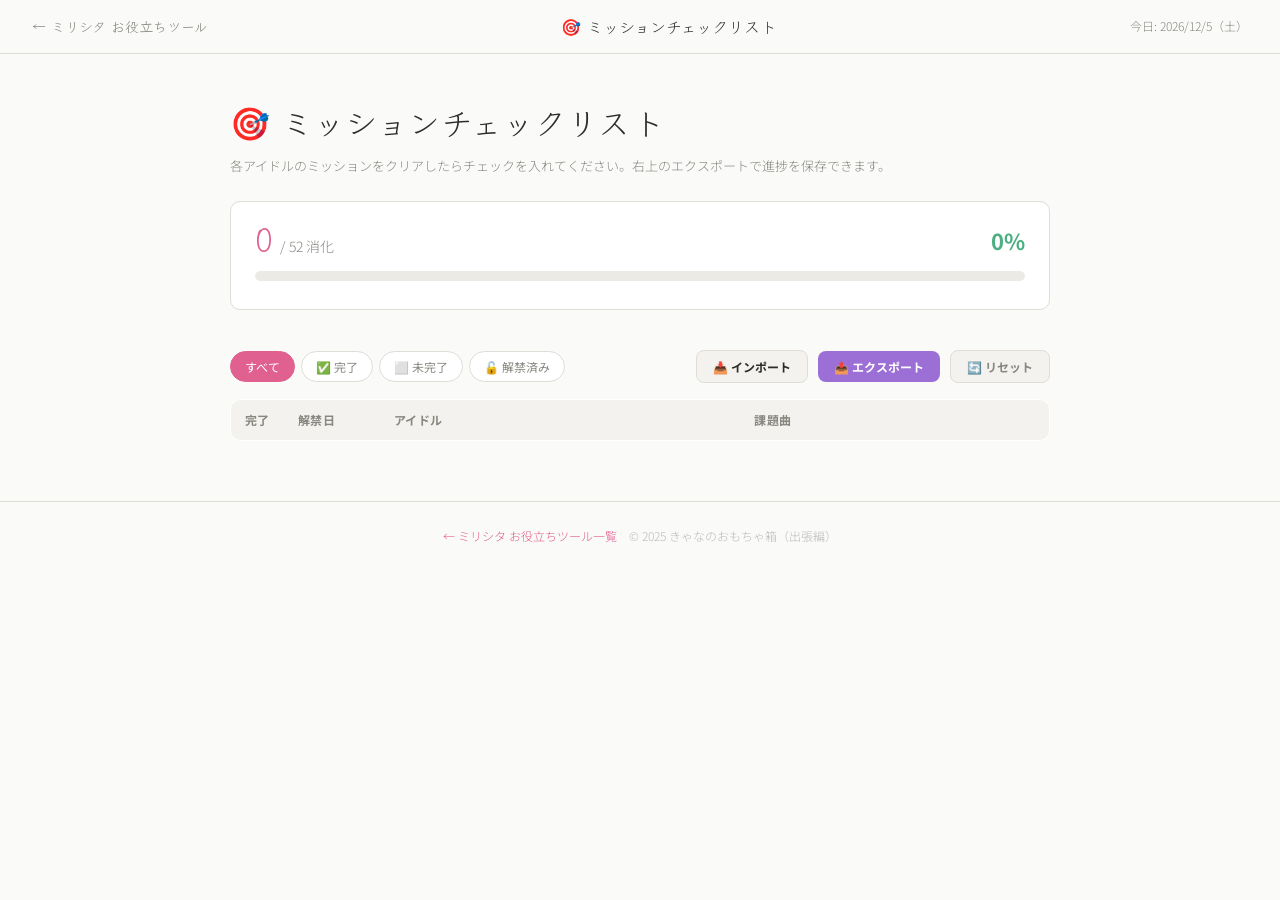
<file: mltdtools/mission-checklist/index.html>
<!DOCTYPE html>
<html lang="ja">
<head>
<meta charset="UTF-8">
<meta name="viewport" content="width=device-width, initial-scale=1.0">
<title>ミッションチェックリスト — きゃなのおもちゃ箱</title>
<link rel="preconnect" href="https://fonts.googleapis.com">
<link href="https://fonts.googleapis.com/css2?family=Noto+Sans+JP:wght@300;400;700&family=Klee+One&display=swap" rel="stylesheet">
<style>
  :root {
    --bg:      #fafaf8;
    --bg2:     #f3f2ee;
    --bg3:     #eceae4;
    --text:    #2c2c2a;
    --muted:   #888780;
    --border:  #e0ddd6;
    --acc:     #e06090;
    --acc2:    #9b6fd6;
    --green:   #4caf82;
    --radius:  10px;
  }
  *, *::before, *::after { box-sizing: border-box; margin: 0; padding: 0; }
  html { scroll-behavior: smooth; }
  body { background: var(--bg); color: var(--text); font-family: 'Noto Sans JP', sans-serif; font-weight: 300; line-height: 1.7; min-height: 100vh; }

  /* ── nav ── */
  nav {
    position: sticky; top: 0; z-index: 100;
    background: rgba(250,250,248,0.92); backdrop-filter: blur(12px);
    border-bottom: 1px solid var(--border);
    display: flex; align-items: center; justify-content: space-between;
    padding: 13px 32px; gap: 12px;
  }
  .nav-logo { font-family: 'Klee One', cursive; font-size: 14px; color: var(--muted); text-decoration: none; white-space: nowrap; }
  .nav-logo:hover { color: var(--text); }
  .nav-title { font-family: 'Klee One', cursive; font-size: 16px; color: var(--text); }
  .nav-date { font-size: 12px; color: var(--muted); white-space: nowrap; }

  /* ── ヘッダー ── */
  .page-header {
    max-width: 860px; margin: 0 auto; padding: 40px 20px 24px;
  }
  .page-header h1 { font-family: 'Klee One', cursive; font-size: clamp(22px,4vw,32px); font-weight: 400; margin-bottom: 6px; display: flex; align-items: center; gap: 10px; }
  .page-header p  { font-size: 13px; color: var(--muted); }

  /* ── 進捗バー ── */
  .progress-wrap {
    max-width: 860px; margin: 0 auto 0; padding: 0 20px 24px;
  }
  .progress-card {
    background: #fff; border: 1px solid var(--border); border-radius: var(--radius);
    padding: 20px 24px;
  }
  .progress-top {
    display: flex; align-items: center; justify-content: space-between; margin-bottom: 12px; flex-wrap: wrap; gap: 8px;
  }
  .progress-nums { display: flex; align-items: baseline; gap: 6px; }
  .progress-big  { font-family: 'Klee One', cursive; font-size: 32px; color: var(--acc); line-height: 1; }
  .progress-of   { font-size: 14px; color: var(--muted); }
  .progress-pct  { font-size: 22px; font-weight: 700; color: var(--green); }
  .progress-bar-bg { height: 10px; background: var(--bg3); border-radius: 999px; overflow: hidden; }
  .progress-bar-fg { height: 100%; background: linear-gradient(90deg, var(--acc), var(--acc2)); border-radius: 999px; transition: width 0.4s ease; }
  .progress-unlocked { font-size: 12px; color: var(--muted); margin-top: 8px; }

  /* ── フィルター・操作 ── */
  .controls {
    max-width: 860px; margin: 0 auto; padding: 16px 20px;
    display: flex; flex-wrap: wrap; gap: 10px; align-items: center;
  }
  .filter-group { display: flex; gap: 6px; flex-wrap: wrap; }
  .filter-btn {
    font-size: 12px; font-family: 'Noto Sans JP', sans-serif; font-weight: 400;
    padding: 6px 14px; border-radius: 999px; border: 1.5px solid var(--border);
    background: #fff; color: var(--muted); cursor: pointer;
    transition: border-color 0.15s, color 0.15s, background 0.15s;
  }
  .filter-btn:hover  { border-color: var(--acc); color: var(--acc); }
  .filter-btn.active { background: var(--acc); border-color: var(--acc); color: #fff; }

  .spacer { flex: 1; }

  .action-btn {
    font-size: 12px; font-family: 'Noto Sans JP', sans-serif; font-weight: 700;
    padding: 7px 16px; border-radius: 8px; border: none; cursor: pointer;
    transition: transform 0.15s, opacity 0.15s;
  }
  .action-btn:hover  { transform: translateY(-1px); }
  .action-btn:active { opacity: 0.85; transform: none; }
  .btn-export { background: var(--acc2); color: #fff; }
  .btn-import { background: var(--bg2); color: var(--text); border: 1.5px solid var(--border); }
  .btn-reset  { background: var(--bg2); color: var(--muted); border: 1.5px solid var(--border); }

  /* ── テーブル ── */
  .table-wrap {
    max-width: 860px; margin: 0 auto; padding: 0 20px 60px;
  }
  table { width: 100%; border-collapse: collapse; background: #fff; border: 1px solid var(--border); border-radius: var(--radius); overflow: hidden; }
  thead th {
    background: var(--bg2); font-size: 12px; font-weight: 700; color: var(--muted);
    padding: 10px 14px; text-align: left; border-bottom: 1px solid var(--border);
    letter-spacing: 0.04em; white-space: nowrap;
  }
  thead th:first-child { width: 52px; text-align: center; }
  thead th:nth-child(2) { width: 96px; }

  tbody tr {
    border-bottom: 1px solid var(--bg2);
    transition: background 0.15s;
  }
  tbody tr:last-child { border-bottom: none; }
  tbody tr:hover { background: #fdf8fb; }
  tbody tr.done { background: #f8fdf9; }
  tbody tr.hidden { display: none; }

  td { padding: 10px 14px; font-size: 13px; vertical-align: middle; }
  td:first-child { text-align: center; }

  /* チェックボックス */
  .cb-wrap { display: flex; align-items: center; justify-content: center; }
  input[type="checkbox"] { display: none; }
  .cb-box {
    width: 22px; height: 22px; border-radius: 6px;
    border: 2px solid var(--border); background: #fff;
    display: flex; align-items: center; justify-content: center;
    cursor: pointer; transition: border-color 0.15s, background 0.15s;
    flex-shrink: 0;
  }
  .cb-box:hover { border-color: var(--green); }
  input[type="checkbox"]:checked + .cb-box {
    background: var(--green); border-color: var(--green);
  }
  input[type="checkbox"]:checked + .cb-box::after {
    content: ''; display: block;
    width: 11px; height: 6px;
    border-left: 2px solid #fff; border-bottom: 2px solid #fff;
    transform: rotate(-45deg) translateY(-2px);
  }

  .date-cell { font-size: 12px; color: var(--muted); white-space: nowrap; }
  .date-cell.unlocked { color: var(--text); font-weight: 400; }
  .date-cell.today    { color: var(--acc); font-weight: 700; }

  .idol-cell { font-weight: 400; }
  .song-cell  { color: var(--muted); font-size: 12px; }
  .song-cell.highlight { color: var(--acc); font-weight: 700; font-size: 13px; }

  /* done行 */
  tr.done .idol-cell { color: var(--green); }
  tr.done .song-cell { color: #aaa; }
  tr.done .date-cell { color: #aaa; }

  /* 解禁バッジ */
  .badge-unlocked { display: inline-block; font-size: 10px; color: var(--green); background: rgba(76,175,130,0.1); border: 1px solid rgba(76,175,130,0.25); border-radius: 999px; padding: 1px 7px; margin-left: 4px; vertical-align: middle; }
  .badge-today    { display: inline-block; font-size: 10px; color: var(--acc);   background: rgba(224,96,144,0.1);  border: 1px solid rgba(224,96,144,0.25);  border-radius: 999px; padding: 1px 7px; margin-left: 4px; vertical-align: middle; }

  /* インポートモーダル */
  .modal-overlay {
    position: fixed; inset: 0; background: rgba(0,0,0,0.35); z-index: 200;
    display: flex; align-items: center; justify-content: center;
    display: none;
  }
  .modal-overlay.show { display: flex; }
  .modal {
    background: #fff; border-radius: var(--radius); padding: 28px 28px 24px;
    max-width: 480px; width: calc(100% - 40px); box-shadow: 0 8px 40px rgba(0,0,0,0.15);
  }
  .modal h2 { font-family: 'Klee One', cursive; font-size: 18px; font-weight: 400; margin-bottom: 8px; }
  .modal p  { font-size: 13px; color: var(--muted); margin-bottom: 14px; line-height: 1.7; }
  .modal textarea {
    width: 100%; height: 120px; border: 1.5px solid var(--border); border-radius: 8px;
    padding: 10px 12px; font-family: 'Noto Sans JP', sans-serif; font-size: 12px;
    resize: vertical; outline: none; transition: border-color 0.2s;
  }
  .modal textarea:focus { border-color: var(--acc); }
  .modal-btns { display: flex; gap: 10px; justify-content: flex-end; margin-top: 14px; }
  .modal-error { font-size: 12px; color: var(--acc); margin-top: 6px; display: none; }
  .modal-error.show { display: block; }

  footer { border-top: 1px solid var(--border); text-align: center; padding: 24px; }
  footer p { font-size: 12px; color: #bbb; }
  footer a { color: var(--acc); text-decoration: none; }

  @media (max-width: 560px) {
    nav { padding: 10px 16px; }
    .controls { padding: 12px 16px; }
    .table-wrap { padding: 0 16px 48px; }
    td, thead th { padding: 8px 10px; }
  }
</style>
</head>
<body>

<nav>
  <a class="nav-logo" href="../index.html">← ミリシタ お役立ちツール</a>
  <span class="nav-title">🎯 ミッションチェックリスト</span>
  <span class="nav-date" id="nav-date"></span>
</nav>

<!-- ヘッダー -->
<div class="page-header">
  <h1>🎯 ミッションチェックリスト</h1>
  <p>各アイドルのミッションをクリアしたらチェックを入れてください。右上のエクスポートで進捗を保存できます。</p>
</div>

<!-- 進捗バー -->
<div class="progress-wrap">
  <div class="progress-card">
    <div class="progress-top">
      <div class="progress-nums">
        <span class="progress-big" id="prog-done">0</span>
        <span class="progress-of" id="prog-of">/ 52 消化</span>
      </div>
      <span class="progress-pct" id="prog-pct">0%</span>
    </div>
    <div class="progress-bar-bg">
      <div class="progress-bar-fg" id="prog-bar" style="width:0%"></div>
    </div>
    <div class="progress-unlocked" id="prog-unlocked"></div>
  </div>
</div>

<!-- コントロール -->
<div class="controls">
  <div class="filter-group">
    <button class="filter-btn active" onclick="setFilter('all', this)">すべて</button>
    <button class="filter-btn" onclick="setFilter('done', this)">✅ 完了</button>
    <button class="filter-btn" onclick="setFilter('undone', this)">⬜ 未完了</button>
    <button class="filter-btn" onclick="setFilter('unlocked', this)">🔓 解禁済み</button>
  </div>
  <div class="spacer"></div>
  <button class="action-btn btn-import" onclick="openImport()">📥 インポート</button>
  <button class="action-btn btn-export" onclick="doExport()">📤 エクスポート</button>
  <button class="action-btn btn-reset" onclick="doReset()">🔄 リセット</button>
</div>

<!-- テーブル -->
<div class="table-wrap">
  <table id="mission-table">
    <thead>
      <tr>
        <th>完了</th>
        <th>解禁日</th>
        <th>アイドル</th>
        <th>課題曲</th>
      </tr>
    </thead>
    <tbody id="mission-tbody">
    </tbody>
  </table>
</div>

<!-- インポートモーダル -->
<div class="modal-overlay" id="modal-overlay" onclick="closeImportOutside(event)">
  <div class="modal">
    <h2>📥 インポート</h2>
    <p>エクスポートしたテキストを貼り付けてください。現在のチェック状態が上書きされます。</p>
    <textarea id="import-textarea" placeholder="エクスポートしたテキストをここに貼り付け..."></textarea>
    <div class="modal-error" id="modal-error">データの形式が正しくありません</div>
    <div class="modal-btns">
      <button class="action-btn btn-reset" onclick="closeImport()">キャンセル</button>
      <button class="action-btn btn-export" onclick="doImport()">読み込む</button>
    </div>
  </div>
</div>

<footer>
  <p><a href="../index.html">← ミリシタ お役立ちツール一覧</a>　&copy; 2025 きゃなのおもちゃ箱（出張編）</p>
</footer>

<script>
// =====================================================
// ミッションデータ（52件）
// =====================================================
const MISSIONS = [
  { date:'2025/7/23',  idol:'春日未来',   song:'Brand New Theater!' },
  { date:'2025/7/30',  idol:'木下ひなた', song:'UNION!!' },
  { date:'2025/8/6',   idol:'三浦あずさ', song:'Flyers!!!' },
  { date:'2025/8/13',  idol:'舞浜歩',     song:'Glow Map' },
  { date:'2025/8/20',  idol:'伊吹翼',     song:'Harmony 4 You' },
  { date:'2025/8/27',  idol:'高坂海美',   song:'夢にかけるRainbow' },
  { date:'2025/9/3',   idol:'矢吹可奈',   song:'Crossing!' },
  { date:'2025/9/10',  idol:'篠宮可憐',   song:'グッドサイン' },
  { date:'2025/9/17',  idol:'菊地真',     song:'7Days A Week!!' },
  { date:'2025/9/24',  idol:'豊川風花',   song:'Brand New Theater!' },
  { date:'2025/10/1',  idol:'最上静香',   song:'UNION!!' },
  { date:'2025/10/8',  idol:'永吉昴',     song:'Flyers!!!' },
  { date:'2025/10/15', idol:'ジュリア',   song:'Glow Map' },
  { date:'2025/10/22', idol:'田中琴葉',   song:'Harmony 4 You' },
  { date:'2025/10/29', idol:'我那覇響',   song:'夢にかけるRainbow' },
  { date:'2025/11/5',  idol:'二階堂千鶴', song:'Crossing!' },
  { date:'2025/11/12', idol:'島原エレナ', song:'グッドサイン' },
  { date:'2025/11/19', idol:'周防桃子',   song:'7Days A Week!!' },
  { date:'2025/11/26', idol:'天空橋朋花', song:'Brand New Theater!' },
  { date:'2025/12/3',  idol:'百瀬莉緒',   song:'UNION!!' },
  { date:'2025/12/10', idol:'星井美希',   song:'Flyers!!!' },
  { date:'2025/12/17', idol:'野々原茜',   song:'Glow Map' },
  { date:'2025/12/24', idol:'中谷育',     song:'Harmony 4 You' },
  { date:'2025/12/31', idol:'萩原雪歩',   song:'夢にかけるRainbow' },
  { date:'2026/1/7',   idol:'高山紗代子', song:'Crossing!' },
  { date:'2026/1/14',  idol:'エミリー',   song:'グッドサイン' },
  { date:'2026/1/21',  idol:'北沢志保',   song:'7Days A Week!!' },
  { date:'2026/1/28',  idol:'四条貴音',   song:'Brand New Theater!' },
  { date:'2026/2/4',   idol:'真壁瑞希',   song:'UNION!!' },
  { date:'2026/2/11',  idol:'徳川まつり', song:'Flyers!!!' },
  { date:'2026/2/18',  idol:'横山奈緒',   song:'Glow Map' },
  { date:'2026/2/25',  idol:'箱崎星梨花', song:'Harmony 4 You' },
  { date:'2026/3/4',   idol:'如月千早',   song:'夢にかけるRainbow' },
  { date:'2026/3/11',  idol:'ロコ',       song:'Crossing!' },
  { date:'2026/3/18',  idol:'七尾百合子', song:'グッドサイン' },
  { date:'2026/3/25',  idol:'佐竹美奈子', song:'7Days A Week!!' },
  { date:'2026/4/1',   idol:'高槻やよい', song:'Brand New Theater!' },
  { date:'2026/4/8',   idol:'桜守歌織',   song:'UNION!!' },
  { date:'2026/4/15',  idol:'福田のり子', song:'Flyers!!!' },
  { date:'2026/4/22',  idol:'天海春香',   song:'Glow Map' },
  { date:'2026/4/29',  idol:'所恵美',     song:'Harmony 4 You' },
  { date:'2026/5/6',   idol:'宮尾美也',   song:'夢にかけるRainbow' },
  { date:'2026/5/13',  idol:'大神環',     song:'Crossing!' },
  { date:'2026/5/20',  idol:'水瀬伊織',   song:'グッドサイン' },
  { date:'2026/5/27',  idol:'北上麗花',   song:'7Days A Week!!' },
  { date:'2026/6/3',   idol:'双海亜美',   song:'Brand New Theater!' },
  { date:'2026/6/10',  idol:'双海真美',   song:'UNION!!' },
  { date:'2026/6/17',  idol:'白石紬',     song:'Flyers!!!' },
  { date:'2026/6/24',  idol:'望月杏奈',   song:'Glow Map' },
  { date:'2026/7/1',   idol:'松田亜利沙', song:'Harmony 4 You' },
  { date:'2026/7/8',   idol:'馬場このみ', song:'夢にかけるRainbow' },
  { date:'2026/7/15',  idol:'秋月律子',   song:'Crossing!' },
];

// チェック状態
let checks = new Array(MISSIONS.length).fill(false);
let currentFilter = 'all';

// 今日の日付
function today() {
  const d = new Date();
  return `${d.getFullYear()}/${d.getMonth()+1}/${d.getDate()}`;
}
function parseDate(str) {
  const [y,m,d] = str.split('/').map(Number);
  return new Date(y, m-1, d);
}
function isUnlocked(dateStr) {
  return parseDate(dateStr) <= new Date();
}
function isToday(dateStr) {
  return dateStr === today();
}

// nav日付
function updateNavDate() {
  const d = new Date();
  const wd = ['日','月','火','水','木','金','土'][d.getDay()];
  document.getElementById('nav-date').textContent =
    `今日: ${d.getFullYear()}/${d.getMonth()+1}/${d.getDate()}（${wd}）`;
}

// 進捗更新
function updateProgress() {
  const done = checks.filter(Boolean).length;
  const total = MISSIONS.length;
  const pct = total ? Math.round(done / total * 100) : 0;
  const unlocked = MISSIONS.filter(m => isUnlocked(m.date)).length;

  document.getElementById('prog-done').textContent = done;
  document.getElementById('prog-of').textContent   = `/ ${total} 消化`;
  document.getElementById('prog-pct').textContent  = pct + '%';
  document.getElementById('prog-bar').style.width  = pct + '%';
  document.getElementById('prog-unlocked').textContent =
    `（現在 ${unlocked} 件解禁済み）`;
}

// テーブル描画
function renderTable() {
  const tbody = document.getElementById('mission-tbody');
  tbody.innerHTML = '';
  MISSIONS.forEach((m, i) => {
    const tr = document.createElement('tr');
    if (checks[i]) tr.classList.add('done');

    const unlocked = isUnlocked(m.date);
    const todayFlag = isToday(m.date);

    // フィルター
    let show = true;
    if (currentFilter === 'done'     && !checks[i])  show = false;
    if (currentFilter === 'undone'   &&  checks[i])  show = false;
    if (currentFilter === 'unlocked' && !unlocked)    show = false;
    if (!show) tr.classList.add('hidden');

    // チェックボックス
    const tdCb = document.createElement('td');
    const label = document.createElement('label');
    label.className = 'cb-wrap';
    label.htmlFor = `cb-${i}`;
    const cb = document.createElement('input');
    cb.type = 'checkbox'; cb.id = `cb-${i}`; cb.checked = checks[i];
    cb.addEventListener('change', () => onCheck(i, cb.checked));
    const box = document.createElement('div');
    box.className = 'cb-box';
    label.appendChild(cb); label.appendChild(box);
    tdCb.appendChild(label);

    // 日付
    const tdDate = document.createElement('td');
    const dateSpan = document.createElement('span');
    dateSpan.className = 'date-cell' + (todayFlag ? ' today' : unlocked ? ' unlocked' : '');
    dateSpan.textContent = m.date;
    if (todayFlag) {
      const badge = document.createElement('span');
      badge.className = 'badge-today'; badge.textContent = '今日';
      tdDate.appendChild(dateSpan); tdDate.appendChild(badge);
    } else if (unlocked) {
      const badge = document.createElement('span');
      badge.className = 'badge-unlocked'; badge.textContent = '解禁済';
      tdDate.appendChild(dateSpan); tdDate.appendChild(badge);
    } else {
      tdDate.appendChild(dateSpan);
    }

    // アイドル
    const tdIdol = document.createElement('td');
    tdIdol.className = 'idol-cell';
    tdIdol.textContent = m.idol;

    // 課題曲
    const tdSong = document.createElement('td');
    tdSong.className = 'song-cell' + (HIGHLIGHT_SONGS.includes(m.song) ? ' highlight' : '');
    tdSong.textContent = m.song;

    tr.append(tdCb, tdDate, tdIdol, tdSong);
    tbody.appendChild(tr);
  });
  updateProgress();
}

function onCheck(i, val) {
  checks[i] = val;
  const row = document.getElementById('mission-tbody').rows[i];
  if (val) row.classList.add('done'); else row.classList.remove('done');

  // フィルターに応じて行表示切替
  let show = true;
  if (currentFilter === 'done'   && !val)  show = false;
  if (currentFilter === 'undone' &&  val)  show = false;
  if (!show) row.classList.add('hidden'); else row.classList.remove('hidden');

  updateProgress();
}

// フィルター
function setFilter(type, btn) {
  currentFilter = type;
  document.querySelectorAll('.filter-btn').forEach(b => b.classList.remove('active'));
  btn.classList.add('active');
  renderTable();
}

// エクスポート
function doExport() {
  const data = {
    v: 1,
    exported: new Date().toISOString(),
    checks: checks.map((c, i) => c ? i : null).filter(v => v !== null),
  };
  const text = JSON.stringify(data);

  // クリップボードにコピー
  navigator.clipboard.writeText(text).then(() => {
    alert('📤 チェック状態をクリップボードにコピーしました！\nメモ帳などに貼り付けて保存してください。');
  }).catch(() => {
    // フォールバック: prompt で表示
    prompt('以下のテキストをコピーして保存してください：', text);
  });
}

// インポート
function openImport() {
  document.getElementById('import-textarea').value = '';
  document.getElementById('modal-error').classList.remove('show');
  document.getElementById('modal-overlay').classList.add('show');
}
function closeImport() {
  document.getElementById('modal-overlay').classList.remove('show');
}
function closeImportOutside(e) {
  if (e.target === document.getElementById('modal-overlay')) closeImport();
}
function doImport() {
  const text = document.getElementById('import-textarea').value.trim();
  const errEl = document.getElementById('modal-error');
  try {
    const data = JSON.parse(text);
    if (!data.checks || !Array.isArray(data.checks)) throw new Error();
    checks = new Array(MISSIONS.length).fill(false);
    data.checks.forEach(i => { if (i >= 0 && i < MISSIONS.length) checks[i] = true; });
    closeImport();
    renderTable();
  } catch {
    errEl.classList.add('show');
  }
}

// リセット
function doReset() {
  if (!confirm('チェック状態をすべてリセットしますか？')) return;
  checks = new Array(MISSIONS.length).fill(false);
  renderTable();
}

// 初期化
updateNavDate();
renderTable();
</script>
</body>
</html>
</file>
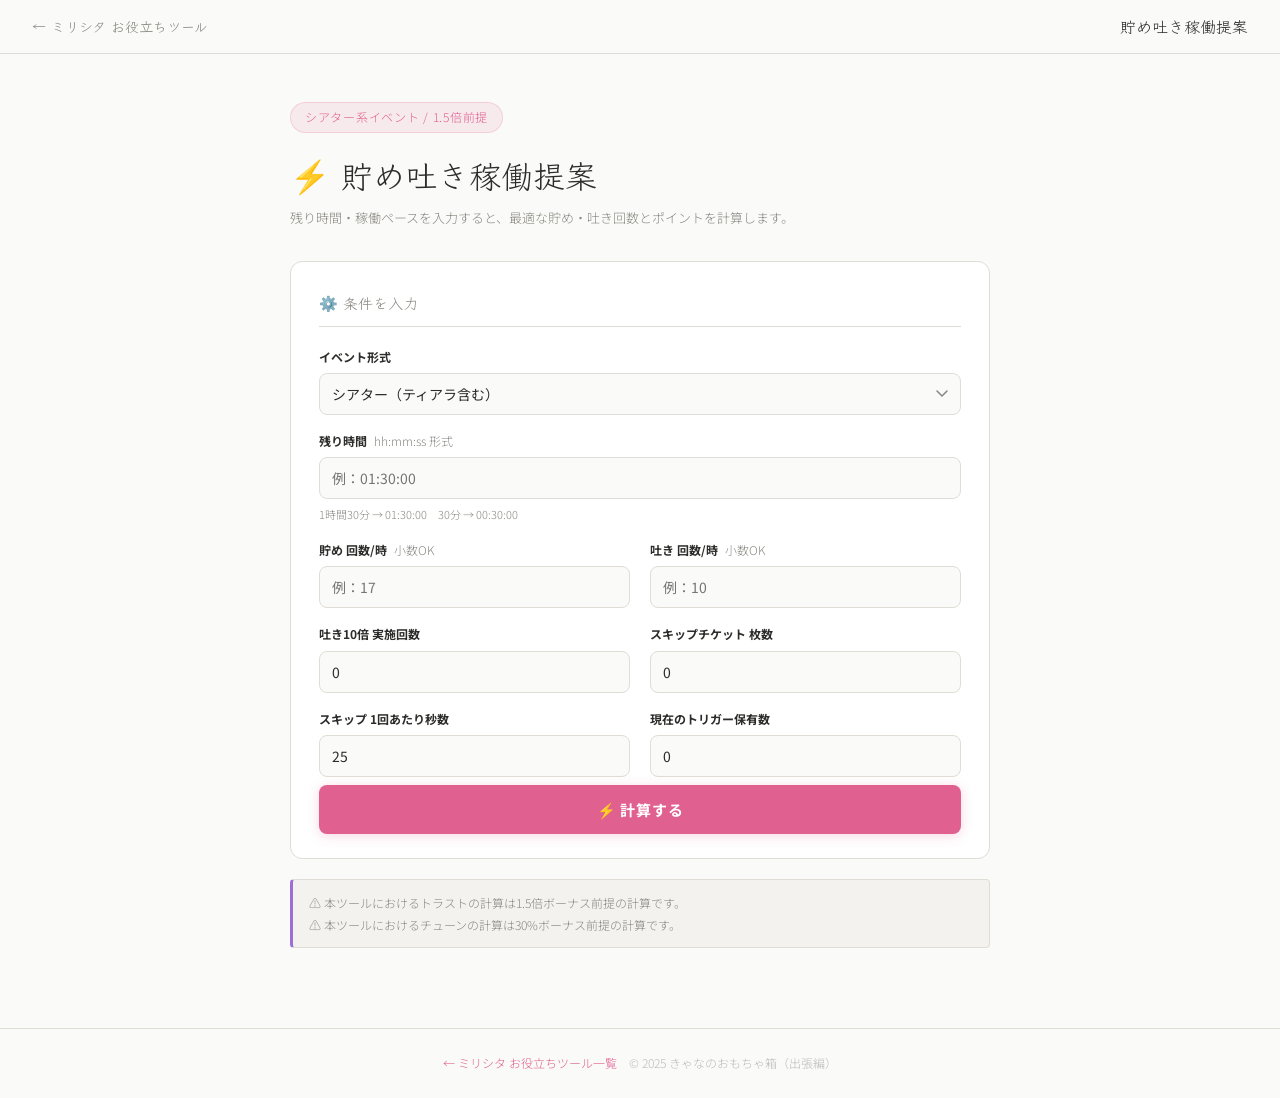
<file: mltdtools/theater-calc/tamehaki-calc/index.html>
<!DOCTYPE html>
<html lang="ja">
<head>
<meta charset="UTF-8">
<meta name="viewport" content="width=device-width, initial-scale=1.0">
<title>貯め吐き稼働提案 — ミリシタ お役立ちツール</title>
<link rel="preconnect" href="https://fonts.googleapis.com">
<link href="https://fonts.googleapis.com/css2?family=Noto+Sans+JP:wght@300;400;700&family=Klee+One&display=swap" rel="stylesheet">
<style>
  :root {
    --bg:     #fafaf8;
    --bg2:    #f3f2ee;
    --bg3:    #eceae4;
    --text:   #2c2c2a;
    --muted:  #888780;
    --border: #e0ddd6;
    --acc:    #e06090;
    --acc2:   #9b6fd6;
    --green:  #4caf82;
    --blue:   #5c8fd6;
    --radius: 12px;
  }
  *, *::before, *::after { box-sizing: border-box; margin: 0; padding: 0; }
  html { scroll-behavior: smooth; }
  body { background: var(--bg); color: var(--text); font-family: 'Noto Sans JP', sans-serif; font-weight: 300; line-height: 1.7; min-height: 100vh; }

  nav {
    position: sticky; top: 0; z-index: 100;
    background: rgba(250,250,248,0.92); backdrop-filter: blur(12px);
    border-bottom: 1px solid var(--border);
    display: flex; align-items: center; justify-content: space-between;
    padding: 13px 32px; gap: 12px;
  }
  .nav-back  { font-family: 'Klee One', cursive; font-size: 14px; color: var(--muted); text-decoration: none; }
  .nav-back:hover { color: var(--text); }
  .nav-title { font-family: 'Klee One', cursive; font-size: 16px; color: var(--text); }

  .page-wrap { max-width: 740px; margin: 0 auto; padding: 48px 20px 80px; }

  .page-eyebrow {
    display: inline-block; font-size: 12px; color: var(--acc);
    background: rgba(224,96,144,0.1); border: 1px solid rgba(224,96,144,0.2);
    border-radius: 999px; padding: 4px 14px; letter-spacing: 0.06em; margin-bottom: 14px;
  }
  h1 { font-family: 'Klee One', cursive; font-size: clamp(22px,4vw,32px); font-weight: 400; margin-bottom: 6px; }
  .page-desc { font-size: 13px; color: var(--muted); margin-bottom: 32px; }

  .card {
    background: #fff; border: 1px solid var(--border);
    border-radius: var(--radius); padding: 28px 28px 24px; margin-bottom: 20px;
  }
  .card-title {
    font-family: 'Klee One', cursive; font-size: 15px; font-weight: 400;
    color: var(--muted); margin-bottom: 20px; padding-bottom: 10px;
    border-bottom: 1px solid var(--border); display: flex; align-items: center; gap: 8px;
  }

  .form-grid { display: grid; grid-template-columns: 1fr 1fr; gap: 16px 20px; }
  .form-group { display: flex; flex-direction: column; gap: 6px; }
  .form-group.full { grid-column: 1 / -1; }

  label { font-size: 12px; font-weight: 700; color: var(--text); }
  label .hint { font-weight: 300; color: var(--muted); margin-left: 4px; }

  select, input[type="text"], input[type="number"] {
    padding: 10px 12px; border: 1.5px solid var(--border); border-radius: 8px;
    font-family: 'Noto Sans JP', sans-serif; font-size: 14px; color: var(--text);
    background: var(--bg); appearance: none; outline: none;
    transition: border-color 0.2s, box-shadow 0.2s;
  }
  select:focus, input:focus { border-color: var(--acc); box-shadow: 0 0 0 3px rgba(224,96,144,0.12); }
  select { background-image: url("data:image/svg+xml,%3Csvg xmlns='http://www.w3.org/2000/svg' width='12' height='8' viewBox='0 0 12 8'%3E%3Cpath d='M1 1l5 5 5-5' stroke='%23888780' stroke-width='1.5' fill='none' stroke-linecap='round'/%3E%3C/svg%3E"); background-repeat: no-repeat; background-position: right 12px center; padding-right: 34px; }
  .input-hint { font-size: 11px; color: var(--muted); }


  .btn-calc {
    width: 100%; padding: 14px; background: var(--acc); color: #fff;
    border: none; border-radius: 8px; font-family: 'Noto Sans JP', sans-serif;
    font-size: 15px; font-weight: 700; cursor: pointer; letter-spacing: 0.05em;
    transition: transform 0.15s, box-shadow 0.15s, opacity 0.15s;
    box-shadow: 0 2px 12px rgba(224,96,144,0.25); margin-top: 8px;
  }
  .btn-calc:hover { transform: translateY(-2px); box-shadow: 0 4px 20px rgba(224,96,144,0.35); }
  .btn-calc:active { transform: none; opacity: 0.88; }

  /* 結果カード */
  .result-card {
    background: #fff; border: 1.5px solid var(--border);
    border-radius: var(--radius); padding: 28px;
    display: none; opacity: 0; transform: translateY(12px);
    transition: opacity 0.3s ease, transform 0.3s ease;
    margin-bottom: 20px;
  }
  .result-card.show { display: block; }
  .result-card.anim { opacity: 1; transform: none; }

  .result-summary {
    display: grid; grid-template-columns: repeat(auto-fit, minmax(140px,1fr));
    gap: 12px; margin-bottom: 24px;
  }
  .summary-box { background: var(--bg2); border-radius: 8px; padding: 14px 16px; text-align: center; }
  .summary-label { font-size: 11px; color: var(--muted); margin-bottom: 4px; letter-spacing: 0.04em; }
  .summary-value { font-size: 22px; font-weight: 700; color: var(--text); line-height: 1.2; }
  .summary-unit  { font-size: 11px; color: var(--muted); }
  .summary-box.accent .summary-value { color: var(--acc); }
  .summary-box.green  .summary-value { color: var(--green); }
  .summary-box.blue   .summary-value { color: var(--blue); }

  .breakdown-title {
    font-size: 13px; font-weight: 700; color: var(--muted);
    margin-bottom: 12px; padding-bottom: 8px; border-bottom: 1px solid var(--border);
  }
  .breakdown-rows { display: flex; flex-direction: column; gap: 6px; margin-bottom: 20px; }
  .breakdown-row {
    display: flex; align-items: center; justify-content: space-between;
    font-size: 13px; padding: 8px 12px; background: var(--bg2); border-radius: 6px;
  }
  .breakdown-row .row-label { color: var(--muted); }
  .breakdown-row .row-val   { font-weight: 700; }

  /* ── 残り回数メモエリア ── */
  .memo-section { margin-top: 20px; }
  .memo-section-title {
    font-size: 13px; font-weight: 700; color: var(--muted);
    margin-bottom: 6px; padding-bottom: 8px; border-bottom: 1px solid var(--border);
    display: flex; align-items: center; gap: 6px;
  }
  .memo-desc {
    font-size: 12px; color: var(--muted); margin-bottom: 14px; line-height: 1.7;
    background: var(--bg2); border-radius: 8px; padding: 10px 14px;
  }
  .memo-grid { display: grid; grid-template-columns: 1fr 1fr; gap: 12px; }

  .memo-box { background: var(--bg2); border-radius: 8px; padding: 14px 16px; }
  .memo-box-label { font-size: 11px; color: var(--muted); margin-bottom: 8px; letter-spacing: 0.04em; font-weight: 700; }

  .counter-wrap { display: flex; align-items: center; gap: 10px; }
  .counter-btn {
    width: 32px; height: 32px; border-radius: 50%; border: 1.5px solid var(--border);
    background: #fff; font-size: 18px; line-height: 1; cursor: pointer; color: var(--text);
    display: flex; align-items: center; justify-content: center;
    transition: border-color 0.15s, background 0.15s; flex-shrink: 0;
  }
  .counter-btn:hover { border-color: var(--acc); background: rgba(224,96,144,0.06); }
  .counter-btn:active { transform: scale(0.93); }
  .counter-num {
    font-size: 22px; font-weight: 700; color: var(--text);
    min-width: 48px; text-align: center; line-height: 1;
  }

  /* 残り→得られたポイント表示 */
  .memo-pts {
    margin-top: 10px; font-size: 12px; color: var(--muted);
    display: flex; flex-direction: column; gap: 3px;
  }
  .memo-pts .pt-row { display: flex; justify-content: space-between; align-items: center; }
  .memo-pts .pt-val { font-weight: 700; color: var(--text); }
  .memo-pts .pt-val.warn { color: var(--acc); }
  .memo-pts .pt-val.good { color: var(--green); }

  /* 合計表示 */
  .memo-total {
    margin-top: 14px; background: var(--bg2); border-radius: 8px; padding: 16px 18px;
  }
  .memo-total-title {
    font-size: 13px; font-weight: 700; color: var(--muted);
    margin-bottom: 10px; padding-bottom: 8px; border-bottom: 1px solid var(--border);
  }
  .memo-total-row {
    display: flex; justify-content: space-between; align-items: baseline;
    font-size: 13px; margin-bottom: 4px;
  }
  .memo-total-row .tl { color: var(--muted); }
  .memo-total-row .tv { font-weight: 700; color: var(--text); }
  .memo-total-big {
    display: flex; align-items: baseline; gap: 8px; margin-top: 12px;
    padding-top: 10px; border-top: 1px solid var(--border);
  }
  .memo-total-big .big-num { font-size: 32px; font-weight: 700; color: var(--acc); }
  .memo-total-big .big-unit { font-size: 14px; color: var(--muted); }
  .memo-total-big .big-label { font-size: 12px; color: var(--muted); margin-left: 4px; }

  .err-box {
    background: #fff0f4; border: 1px solid rgba(224,96,144,0.3);
    border-radius: 8px; padding: 12px 16px; font-size: 13px; color: var(--acc);
    margin-bottom: 16px; display: none;
  }
  .err-box.show { display: block; }

  .note-box {
    background: var(--bg2); border: 1px solid var(--border);
    border-left: 3px solid var(--acc2); border-radius: 4px;
    padding: 12px 16px; font-size: 12px; color: var(--muted); line-height: 1.8;
    margin-top: 4px;
  }

  footer { border-top: 1px solid var(--border); text-align: center; padding: 24px; }
  footer p { font-size: 12px; color: #bbb; }
  footer a { color: var(--acc); text-decoration: none; }

  @media (max-width:560px) {
    nav { padding: 10px 16px; }
    .page-wrap { padding: 32px 16px 60px; }
    .form-grid { grid-template-columns: 1fr; }
    .form-group.full { grid-column: auto; }
    .memo-grid { grid-template-columns: 1fr; }
    .card { padding: 20px; }
  }
</style>
</head>
<body>

<nav>
  <a class="nav-back" href="../index.html">← ミリシタ お役立ちツール</a>
  <span class="nav-title">貯め吐き稼働提案</span>
</nav>

<div class="page-wrap">
  <span class="page-eyebrow">シアター系イベント / 1.5倍前提</span>
  <h1>⚡ 貯め吐き稼働提案</h1>
  <p class="page-desc">残り時間・稼働ペースを入力すると、最適な貯め・吐き回数とポイントを計算します。</p>

  <div class="card">
    <div class="card-title">⚙️ 条件を入力</div>

    <div class="form-grid">

      <div class="form-group full">
        <label>イベント形式</label>
        <select id="event-type">
          <option value="1">シアター（ティアラ含む）</option>
          <option value="2">トラスト</option>
          <option value="3">チューン</option>
        </select>
      </div>


      <div class="form-group full">
        <label>残り時間 <span class="hint">hh:mm:ss 形式</span></label>
        <input type="text" id="remain-time" placeholder="例：01:30:00" maxlength="8">
        <span class="input-hint">1時間30分 → 01:30:00　30分 → 00:30:00</span>
      </div>

      <div class="form-group">
        <label>貯め 回数/時 <span class="hint">小数OK</span></label>
        <input type="number" id="tame-per-hour" placeholder="例：17" step="0.1" min="0.1">
      </div>

      <div class="form-group">
        <label>吐き 回数/時 <span class="hint">小数OK</span></label>
        <input type="number" id="haki-per-hour" placeholder="例：10" step="0.1" min="0.1">
      </div>

      <div class="form-group">
        <label>吐き10倍 実施回数</label>
        <input type="number" id="haki-x10" placeholder="0" min="0" value="0">
      </div>

      <div class="form-group">
        <label>スキップチケット 枚数</label>
        <input type="number" id="skip-num" placeholder="0" min="0" value="0">
      </div>

      <div class="form-group">
        <label>スキップ 1回あたり秒数</label>
        <input type="number" id="skip-time" placeholder="25" min="1" value="25">
      </div>

      <div class="form-group">
        <label>現在のトリガー保有数</label>
        <input type="number" id="trigger" placeholder="0" min="0" value="0">
      </div>

    </div>

    <div class="err-box" id="err-box"></div>
    <button class="btn-calc" onclick="calculate()">⚡ 計算する</button>
  </div>

  <!-- 結果カード -->
  <div class="result-card" id="result-card">
    <div class="card-title">✨ 計算結果</div>

    <div class="result-summary" id="result-summary"></div>

    <div class="breakdown-title">📋 内訳（計算上の予定）</div>
    <div class="breakdown-rows" id="breakdown-rows"></div>

    <!-- 残り回数メモ -->
    <div class="memo-section">
      <div class="memo-section-title">📝 現在のポイント状況メモ</div>
      <div class="memo-desc">
        稼働を進めながら「残り回数」を減らしていくと、<strong>得られたポイント・トリガーの増減</strong>をリアルタイムで確認できます。<br>
        残り回数 ＝ まだ実施していない回数です。0に近づくほど消化済みが増えます。
      </div>

      <div class="memo-grid">

        <div class="memo-box">
          <div class="memo-box-label">貯め 残り回数</div>
          <div class="counter-wrap">
            <button class="counter-btn" onclick="adjustMemo('tame',-1)">−</button>
            <div class="counter-num" id="memo-tame-num">0</div>
            <button class="counter-btn" onclick="adjustMemo('tame',+1)">＋</button>
          </div>
          <div class="memo-pts" id="memo-tame-pts"></div>
        </div>

        <div class="memo-box">
          <div class="memo-box-label">残り 吐き（4倍）回数</div>
          <div class="counter-wrap">
            <button class="counter-btn" onclick="adjustMemo('haki4',-1)">−</button>
            <div class="counter-num" id="memo-haki4-num">0</div>
            <button class="counter-btn" onclick="adjustMemo('haki4',+1)">＋</button>
          </div>
          <div class="memo-pts" id="memo-haki4-pts"></div>
        </div>

        <div class="memo-box">
          <div class="memo-box-label">残り 吐き（10倍）回数</div>
          <div class="counter-wrap">
            <button class="counter-btn" onclick="adjustMemo('haki10',-1)">−</button>
            <div class="counter-num" id="memo-haki10-num">0</div>
            <button class="counter-btn" onclick="adjustMemo('haki10',+1)">＋</button>
          </div>
          <div class="memo-pts" id="memo-haki10-pts"></div>
        </div>

        <div class="memo-box">
          <div class="memo-box-label">残り スキップ回数</div>
          <div class="counter-wrap">
            <button class="counter-btn" onclick="adjustMemo('skip',-1)">−</button>
            <div class="counter-num" id="memo-skip-num">0</div>
            <button class="counter-btn" onclick="adjustMemo('skip',+1)">＋</button>
          </div>
          <div class="memo-pts" id="memo-skip-pts"></div>
        </div>

      </div>

      <!-- 合計 -->
      <div class="memo-total" id="memo-total">
        <div class="memo-total-title">現在までに得られたポイント合計</div>
        <div id="memo-total-rows"></div>
        <div class="memo-total-big">
          <span class="big-num" id="memo-grand-total">0</span>
          <span class="big-unit">pt</span>
          <span class="big-label" id="memo-grand-trig"></span>
        </div>
      </div>
    </div>
  </div>

  <div class="note-box">
    ⚠️ 本ツールにおけるトラストの計算は1.5倍ボーナス前提の計算です。<br>
    ⚠️ 本ツールにおけるチューンの計算は30%ボーナス前提の計算です。
  </div>
</div>

<footer>
  <p><a href="../index.html">← ミリシタ お役立ちツール一覧</a>　&copy; 2025 きゃなのおもちゃ箱（出張編）</p>
</footer>

<script>
// =====================================================
// 定数（1.5倍前提）
// =====================================================
const BASE_CONFIG = {
  1: {
    name:              'シアター（ティアラ含む）',
    haki_x4_point:     2536,
    haki_x4_losttrig:  720,
    haki_x10_point:    6340,
    haki_x10_losttrig: 1800,
    tame_get_point:    595,
    tame_get_trig:     595,
  },
  2: {
    name:              'トラスト',
    haki_x4_point:     3708,
    haki_x4_losttrig:  720,
    haki_x10_point:    9270,
    haki_x10_losttrig: 1800,
    tame_get_point:    893,
    tame_get_trig:     595,
  },
  3: {
    name:              'チューン',
    haki_x4_point:     2548,
    haki_x4_losttrig:  560,
    haki_x10_point:    6370,
    haki_x10_losttrig: 1400,
    tame_get_point:    525,
    tame_get_trig:     525,
  },
};

let G = null;  // 計算結果グローバル

// =====================================================
// メイン計算
// =====================================================
function calculate() {
  const errBox = document.getElementById('err-box');
  errBox.classList.remove('show');

  const eventType   = parseInt(document.getElementById('event-type').value);
  const remainRaw   = document.getElementById('remain-time').value.trim();
  const tamePerHour = parseFloat(document.getElementById('tame-per-hour').value);
  const hakiPerHour = parseFloat(document.getElementById('haki-per-hour').value);
  const hakiX10Num  = parseInt(document.getElementById('haki-x10').value)  || 0;
  const skipNum     = parseInt(document.getElementById('skip-num').value)  || 0;
  const skipTime    = parseInt(document.getElementById('skip-time').value) || 25;
  const trigger     = parseInt(document.getElementById('trigger').value)   || 0;

  const timeMatch = remainRaw.match(/^(\d{1,2}):(\d{2}):(\d{2})$/);
  if (!timeMatch || isNaN(tamePerHour) || isNaN(hakiPerHour) || tamePerHour <= 0 || hakiPerHour <= 0) {
    errBox.textContent = '残り時間は hh:mm:ss 形式で、貯め・吐き回数は1以上の数値を入力してください。';
    errBox.classList.add('show');
    return;
  }

  const cfg = { ...BASE_CONFIG[eventType] };

  const remainSeconds = parseInt(timeMatch[1]) * 3600 + parseInt(timeMatch[2]) * 60 + parseInt(timeMatch[3]);
  const tameTime = 3600 / tamePerHour;
  const hakiTime = 3600 / hakiPerHour;

  // スキップ＆10倍を先に実施
  const totalSkipTime   = skipNum    * skipTime;
  const skipPoints      = skipNum    * cfg.haki_x4_point;
  const trigUsedForSkip = skipNum    * cfg.haki_x4_losttrig;
  const totalX10Time    = hakiX10Num * hakiTime;
  const x10Points       = hakiX10Num * cfg.haki_x10_point;
  const trigUsedForX10  = hakiX10Num * cfg.haki_x10_losttrig;

  const remainAfterPre = remainSeconds - totalSkipTime - totalX10Time;
  const trigAfterPre   = trigger - trigUsedForSkip - trigUsedForX10;

  // 最適な貯め・吐き組み合わせ探索
  let maxPoints = 0, bestTame = 0, bestHaki = 0, bestRemTrig = 0;

  const maxTameCount = Math.floor(remainAfterPre / tameTime) + 1;
  for (let t = 0; t <= maxTameCount; t++) {
    const tameTimeTot   = t * tameTime;
    const tamePt        = t * cfg.tame_get_point;
    const trigFromTame  = t * cfg.tame_get_trig;
    const remTimeAfterTame = remainAfterPre - tameTimeTot;
    if (remTimeAfterTame < 0) break;

    const availTrig = trigAfterPre + trigFromTame;
    const hakiCount = Math.min(
      Math.floor(availTrig / cfg.haki_x4_losttrig),
      Math.floor(remTimeAfterTame / hakiTime)
    );
    const hakiPt       = hakiCount * cfg.haki_x4_point;
    const trigUsedHaki = hakiCount * cfg.haki_x4_losttrig;
    const remTrig      = availTrig - trigUsedHaki;
    const total        = tamePt + hakiPt + skipPoints + x10Points;

    if (total > maxPoints) {
      maxPoints   = total;
      bestTame    = t;
      bestHaki    = hakiCount;
      bestRemTrig = remTrig;
    }
  }

  G = {
    cfg, eventType,
    skipPoints, x10Points,
    skipNum, hakiX10Num,
    trigAfterPre,
    bestTame, bestHaki, bestRemTrig, maxPoints,
    // メモ用残り回数（最初は計算値と同じ）
    memoTame:   bestTame,
    memoHaki4:  bestHaki,
    memoHaki10: hakiX10Num,
    memoSkip:   skipNum,
  };

  renderResult();
  renderMemo();
}

// =====================================================
// 結果描画
// =====================================================
function renderResult() {
  const { cfg, skipPoints, x10Points, hakiX10Num, skipNum, bestTame, bestHaki, bestRemTrig, maxPoints } = G;
  const tamePt = bestTame * cfg.tame_get_point;
  const hakiPt = bestHaki * cfg.haki_x4_point;

  document.getElementById('result-summary').innerHTML = `
    <div class="summary-box accent">
      <div class="summary-label">合計獲得ポイント（予定）</div>
      <div class="summary-value">${maxPoints.toLocaleString()}</div>
      <div class="summary-unit">pt</div>
    </div>
    <div class="summary-box">
      <div class="summary-label">最適 貯め回数</div>
      <div class="summary-value">${bestTame}</div>
      <div class="summary-unit">回</div>
    </div>
    <div class="summary-box">
      <div class="summary-label">最適 吐き（4倍）回数</div>
      <div class="summary-value">${bestHaki}</div>
      <div class="summary-unit">回</div>
    </div>
    <div class="summary-box green">
      <div class="summary-label">残りトリガー（予定）</div>
      <div class="summary-value">${bestRemTrig.toLocaleString()}</div>
      <div class="summary-unit">個</div>
    </div>`;

  const rows = [
    { label: `スキップ消化（${skipNum}枚 × ${cfg.haki_x4_point.toLocaleString()}pt）`, val: skipPoints },
    { label: `吐き10倍（${hakiX10Num}回 × ${cfg.haki_x10_point.toLocaleString()}pt）`, val: x10Points },
    { label: `貯め（${bestTame}回 × ${cfg.tame_get_point.toLocaleString()}pt）`,        val: tamePt },
    { label: `吐き4倍（${bestHaki}回 × ${cfg.haki_x4_point.toLocaleString()}pt）`,      val: hakiPt },
  ];
  document.getElementById('breakdown-rows').innerHTML = rows.map(r => `
    <div class="breakdown-row">
      <span class="row-label">${r.label}</span>
      <span class="row-val">${r.val.toLocaleString()} pt</span>
    </div>`).join('');

  const card = document.getElementById('result-card');
  card.classList.add('show');
  requestAnimationFrame(() => requestAnimationFrame(() => card.classList.add('anim')));
  card.scrollIntoView({ behavior: 'smooth', block: 'nearest' });
}

// =====================================================
// メモエリア描画
// =====================================================
function renderMemo() {
  if (!G) return;
  const { cfg, bestTame, bestHaki, hakiX10Num, skipNum, trigAfterPre, memoTame, memoHaki4, memoHaki10, memoSkip } = G;

  // 消化済み回数 = 計画 - 残り
  const doneTame   = bestTame    - memoTame;
  const doneHaki4  = bestHaki    - memoHaki4;
  const doneHaki10 = hakiX10Num  - memoHaki10;
  const doneSkip   = skipNum     - memoSkip;

  // 得られたポイント（消化済み分）
  const ptTame   = doneTame   * cfg.tame_get_point;
  const ptHaki4  = doneHaki4  * cfg.haki_x4_point;
  const ptHaki10 = doneHaki10 * cfg.haki_x10_point;
  const ptSkip   = doneSkip   * cfg.haki_x4_point;

  // トリガー計算（貯めで増え、吐きで減る）
  const trigFromTame  = doneTame  * cfg.tame_get_trig;
  const trigUsedHaki4 = doneHaki4 * cfg.haki_x4_losttrig;
  const trigUsedHaki10= doneHaki10* cfg.haki_x10_losttrig;
  const trigUsedSkip  = doneSkip  * cfg.haki_x4_losttrig;
  const currentTrig   = trigAfterPre + trigFromTame - trigUsedHaki4 - trigUsedHaki10 - trigUsedSkip;

  const grandTotal = ptTame + ptHaki4 + ptHaki10 + ptSkip;

  // 各ボックス表示
  document.getElementById('memo-tame-num').textContent  = memoTame;
  document.getElementById('memo-haki4-num').textContent = memoHaki4;
  document.getElementById('memo-haki10-num').textContent= memoHaki10;
  document.getElementById('memo-skip-num').textContent  = memoSkip;

  document.getElementById('memo-tame-pts').innerHTML = `
    <div class="pt-row"><span>消化済み</span><span class="pt-val good">${doneTame} 回</span></div>
    <div class="pt-row"><span>得られたポイント</span><span class="pt-val">${ptTame.toLocaleString()} pt</span></div>
    <div class="pt-row"><span>得られたトリガー</span><span class="pt-val">${trigFromTame.toLocaleString()} 個</span></div>`;

  document.getElementById('memo-haki4-pts').innerHTML = `
    <div class="pt-row"><span>消化済み</span><span class="pt-val good">${doneHaki4} 回</span></div>
    <div class="pt-row"><span>得られたポイント</span><span class="pt-val">${ptHaki4.toLocaleString()} pt</span></div>
    <div class="pt-row"><span>消費トリガー</span><span class="pt-val${trigUsedHaki4 > 0 ? ' warn' : ''}">${trigUsedHaki4.toLocaleString()} 個</span></div>`;

  document.getElementById('memo-haki10-pts').innerHTML = `
    <div class="pt-row"><span>消化済み</span><span class="pt-val good">${doneHaki10} 回</span></div>
    <div class="pt-row"><span>得られたポイント</span><span class="pt-val">${ptHaki10.toLocaleString()} pt</span></div>
    <div class="pt-row"><span>消費トリガー</span><span class="pt-val${trigUsedHaki10 > 0 ? ' warn' : ''}">${trigUsedHaki10.toLocaleString()} 個</span></div>`;

  document.getElementById('memo-skip-pts').innerHTML = `
    <div class="pt-row"><span>消化済み</span><span class="pt-val good">${doneSkip} 回</span></div>
    <div class="pt-row"><span>得られたポイント</span><span class="pt-val">${ptSkip.toLocaleString()} pt</span></div>`;

  // 合計
  document.getElementById('memo-total-rows').innerHTML = `
    <div class="memo-total-row"><span class="tl">貯め</span><span class="tv">${ptTame.toLocaleString()} pt</span></div>
    <div class="memo-total-row"><span class="tl">吐き（4倍）</span><span class="tv">${ptHaki4.toLocaleString()} pt</span></div>
    <div class="memo-total-row"><span class="tl">吐き（10倍）</span><span class="tv">${ptHaki10.toLocaleString()} pt</span></div>
    <div class="memo-total-row"><span class="tl">スキップ</span><span class="tv">${ptSkip.toLocaleString()} pt</span></div>`;

  document.getElementById('memo-grand-total').textContent = grandTotal.toLocaleString();
  document.getElementById('memo-grand-trig').textContent  =
    `現在トリガー: ${currentTrig.toLocaleString()} 個${currentTrig < 0 ? ' ⚠️ 不足' : ''}`;
  if (currentTrig < 0) {
    document.getElementById('memo-grand-trig').style.color = 'var(--acc)';
  } else {
    document.getElementById('memo-grand-trig').style.color = '';
  }
}

// =====================================================
// メモカウンター操作
// =====================================================
function adjustMemo(type, delta) {
  if (!G) return;
  const maxMap = {
    tame:   G.bestTame,
    haki4:  G.bestHaki,
    haki10: G.hakiX10Num,
    skip:   G.skipNum,
  };
  const key = 'memo' + type.charAt(0).toUpperCase() + type.slice(1);
  G[key] = Math.min(maxMap[type], Math.max(0, G[key] + delta));
  renderMemo();
}
</script>
</body>
</html>
</file>
<file: mugendai-sort/styles.css>
:root {
  --paper: #f3f0e8;
  --surface: #fbfaf6;
  --ink: #171b1a;
  --muted: #686b68;
  --line: #c9c6bd;
  --violet: #7355a5;
  --violet-dark: #4f3778;
  --mint: #b8e3d3;
  --serif: "Yu Mincho", "YuMincho", "Hiragino Mincho ProN", serif;
  --sans: "Yu Gothic", "YuGothic", "Hiragino Kaku Gothic ProN", Meiryo, sans-serif;
}

*, *::before, *::after { box-sizing: border-box; }
html { scroll-behavior: smooth; }
body {
  margin: 0;
  color: var(--ink);
  background: var(--paper);
  font-family: var(--sans);
  line-height: 1.8;
  -webkit-font-smoothing: antialiased;
}
button, summary { font: inherit; }
button { color: inherit; }
button:focus-visible, a:focus-visible, summary:focus-visible {
  outline: 2px solid var(--violet);
  outline-offset: 4px;
}
.hidden { display: none !important; }

.site-header,
footer,
.intro,
.sorter {
  width: min(1080px, calc(100% - 48px));
  margin-inline: auto;
}
.site-header {
  padding: 26px 0 18px;
  display: flex;
  justify-content: space-between;
  gap: 20px;
  border-bottom: 1px solid var(--ink);
  font-size: 11px;
  letter-spacing: .1em;
}
.back-link { text-decoration: none; }
.back-link:hover { color: var(--violet); }
.header-note { color: var(--muted); }

.intro {
  min-height: 440px;
  padding: 82px 0 72px;
  display: grid;
  grid-template-columns: minmax(0, 1.35fr) minmax(280px, .65fr);
  gap: 7vw;
  align-items: end;
}
.eyebrow,
.section-no,
.result-kicker {
  margin: 0 0 18px;
  color: var(--violet);
  font-size: 10px;
  font-weight: 700;
  letter-spacing: .2em;
}
.intro h1 {
  grid-column: 1;
  margin: 0;
  font-family: var(--serif);
  font-size: clamp(42px, 5.2vw, 64px);
  font-weight: 600;
  line-height: 1.28;
  letter-spacing: -.04em;
}
.lead {
  grid-column: 2;
  grid-row: 1 / span 2;
  margin: 0 0 10px;
  padding-top: 18px;
  border-top: 1px solid var(--ink);
  color: var(--muted);
  font-size: 13px;
}

.sorter {
  margin-bottom: 84px;
  background: var(--surface);
  border: 1px solid var(--ink);
}
.start-view,
.sort-view,
.result-view { padding: clamp(32px, 6vw, 72px); }
.start-view h2,
.result-view h2 {
  max-width: 720px;
  margin: 0 0 44px;
  font-family: var(--serif);
  font-size: clamp(28px, 4vw, 48px);
  font-weight: 600;
  line-height: 1.5;
}
.start-facts {
  margin: 0 0 26px;
  display: grid;
  grid-template-columns: repeat(3, 1fr);
  border-top: 1px solid var(--ink);
}
.start-facts div {
  padding: 16px 0;
  border-bottom: 1px solid var(--line);
}
.start-facts dt { color: var(--muted); font-size: 10px; letter-spacing: .1em; }
.start-facts dd { margin: 3px 0 0; font-family: var(--serif); font-size: 24px; }
.start-note { max-width: 650px; margin: 0 0 34px; color: var(--muted); font-size: 12px; }

.primary-action,
.tie-action,
.text-action,
.song-choice { border: 0; cursor: pointer; }
.primary-action {
  min-width: 220px;
  padding: 14px 24px;
  color: #fff;
  background: var(--violet);
  border: 1px solid var(--violet);
  font-size: 13px;
  font-weight: 700;
  letter-spacing: .06em;
}
.primary-action:hover { background: var(--violet-dark); }
.text-action {
  padding: 8px 0;
  color: var(--muted);
  background: transparent;
  border-bottom: 1px solid currentColor;
  font-size: 11px;
}
.text-action:hover:not(:disabled) { color: var(--violet); }
.text-action:disabled { cursor: default; opacity: .35; }
#resume-button { margin-left: 24px; }

.progress-head {
  display: flex;
  align-items: end;
  justify-content: space-between;
  gap: 24px;
}
.progress-copy { margin: 0; color: var(--muted); font-size: 12px; }
.progress-copy strong { color: var(--ink); font-family: var(--serif); font-size: 36px; font-weight: 600; }
.remaining-copy { margin: 0 0 5px; color: var(--muted); font-size: 11px; text-align: right; }
.progress-track { height: 2px; margin-top: 16px; background: var(--line); }
.progress-track span { display: block; width: 0; height: 100%; background: var(--violet); transition: width .25s ease; }
.placed-copy { margin: 12px 0 44px; color: var(--muted); font-size: 11px; }

.choice-grid {
  display: grid;
  grid-template-columns: minmax(0, 1fr) 54px minmax(0, 1fr);
  align-items: stretch;
}
.song-choice {
  min-height: 250px;
  padding: 28px;
  display: flex;
  flex-direction: column;
  align-items: flex-start;
  justify-content: space-between;
  gap: 22px;
  background: transparent;
  border: 1px solid var(--ink);
  text-align: left;
  transition: background .18s ease, color .18s ease;
}
.song-choice:hover { color: #fff; background: var(--violet); }
.choice-label { color: var(--muted); font-size: 10px; letter-spacing: .18em; }
.song-choice:hover .choice-label { color: var(--mint); }
.song-choice strong {
  width: 100%;
  font-family: var(--serif);
  font-size: clamp(22px, 3vw, 34px);
  font-weight: 600;
  line-height: 1.55;
  overflow-wrap: anywhere;
}
.choose-text { align-self: flex-end; font-size: 11px; border-bottom: 1px solid currentColor; }
.versus { align-self: center; text-align: center; color: var(--muted); font: italic 16px var(--serif); }
.tie-action {
  width: 100%;
  margin-top: 18px;
  padding: 14px;
  background: var(--paper);
  border: 1px solid var(--line);
  font-size: 12px;
}
.tie-action:hover { border-color: var(--violet); color: var(--violet); }
.sort-actions { margin-top: 24px; display: flex; justify-content: space-between; gap: 24px; }

.result-view { text-align: center; }
.result-view .section-no { text-align: left; }
.result-kicker { margin-top: 8px; }
.result-view h2 { margin-inline: auto; }
.top-five {
  max-width: 720px;
  margin: 0 auto 42px;
  padding: 0;
  list-style: none;
  border-top: 1px solid var(--ink);
}
.top-five li,
.full-ranking li {
  display: grid;
  grid-template-columns: 72px 1fr;
  gap: 22px;
  align-items: baseline;
  padding: 18px 0;
  border-bottom: 1px solid var(--line);
  text-align: left;
}
.rank-no { color: var(--violet); font: 700 11px var(--sans); letter-spacing: .1em; }
.rank-title { font-family: var(--serif); font-size: 23px; font-weight: 600; }
.full-ranking { max-width: 720px; margin: 0 auto 38px; text-align: left; }
.full-ranking summary { padding: 14px 0; cursor: pointer; border-top: 1px solid var(--line); font-size: 12px; }
.full-ranking ol { margin: 0; padding: 0; list-style: none; }
.full-ranking li { grid-template-columns: 58px 1fr; padding: 11px 0; }
.full-ranking .rank-title { font-size: 16px; }

footer {
  padding: 24px 0 34px;
  display: flex;
  justify-content: space-between;
  border-top: 1px solid var(--line);
  color: var(--muted);
  font-size: 10px;
  letter-spacing: .08em;
}

@media (max-width: 720px) {
  .site-header, footer, .intro, .sorter { width: calc(100% - 32px); }
  .intro { min-height: 0; padding: 60px 0 50px; grid-template-columns: 1fr; gap: 30px; }
  .intro h1 { font-size: clamp(34px, 11vw, 50px); }
  .lead { grid-column: 1; grid-row: auto; }
  .start-view, .sort-view, .result-view { padding: 28px 20px; }
  .start-facts { grid-template-columns: 1fr; }
  .start-facts div { display: flex; justify-content: space-between; align-items: baseline; }
  .start-facts dd { font-size: 20px; }
  .choice-grid { grid-template-columns: 1fr; gap: 12px; }
  .versus { display: none; }
  .song-choice { min-height: 170px; padding: 22px; }
  .song-choice strong { font-size: clamp(22px, 7vw, 30px); }
  #resume-button { display: block; margin: 16px 0 0; }
  .progress-head { align-items: start; }
  .top-five li { grid-template-columns: 52px 1fr; gap: 12px; }
  .rank-title { font-size: 19px; }
}

@media (prefers-reduced-motion: reduce) {
  html { scroll-behavior: auto; }
  *, *::before, *::after { transition: none !important; }
}
</file>
